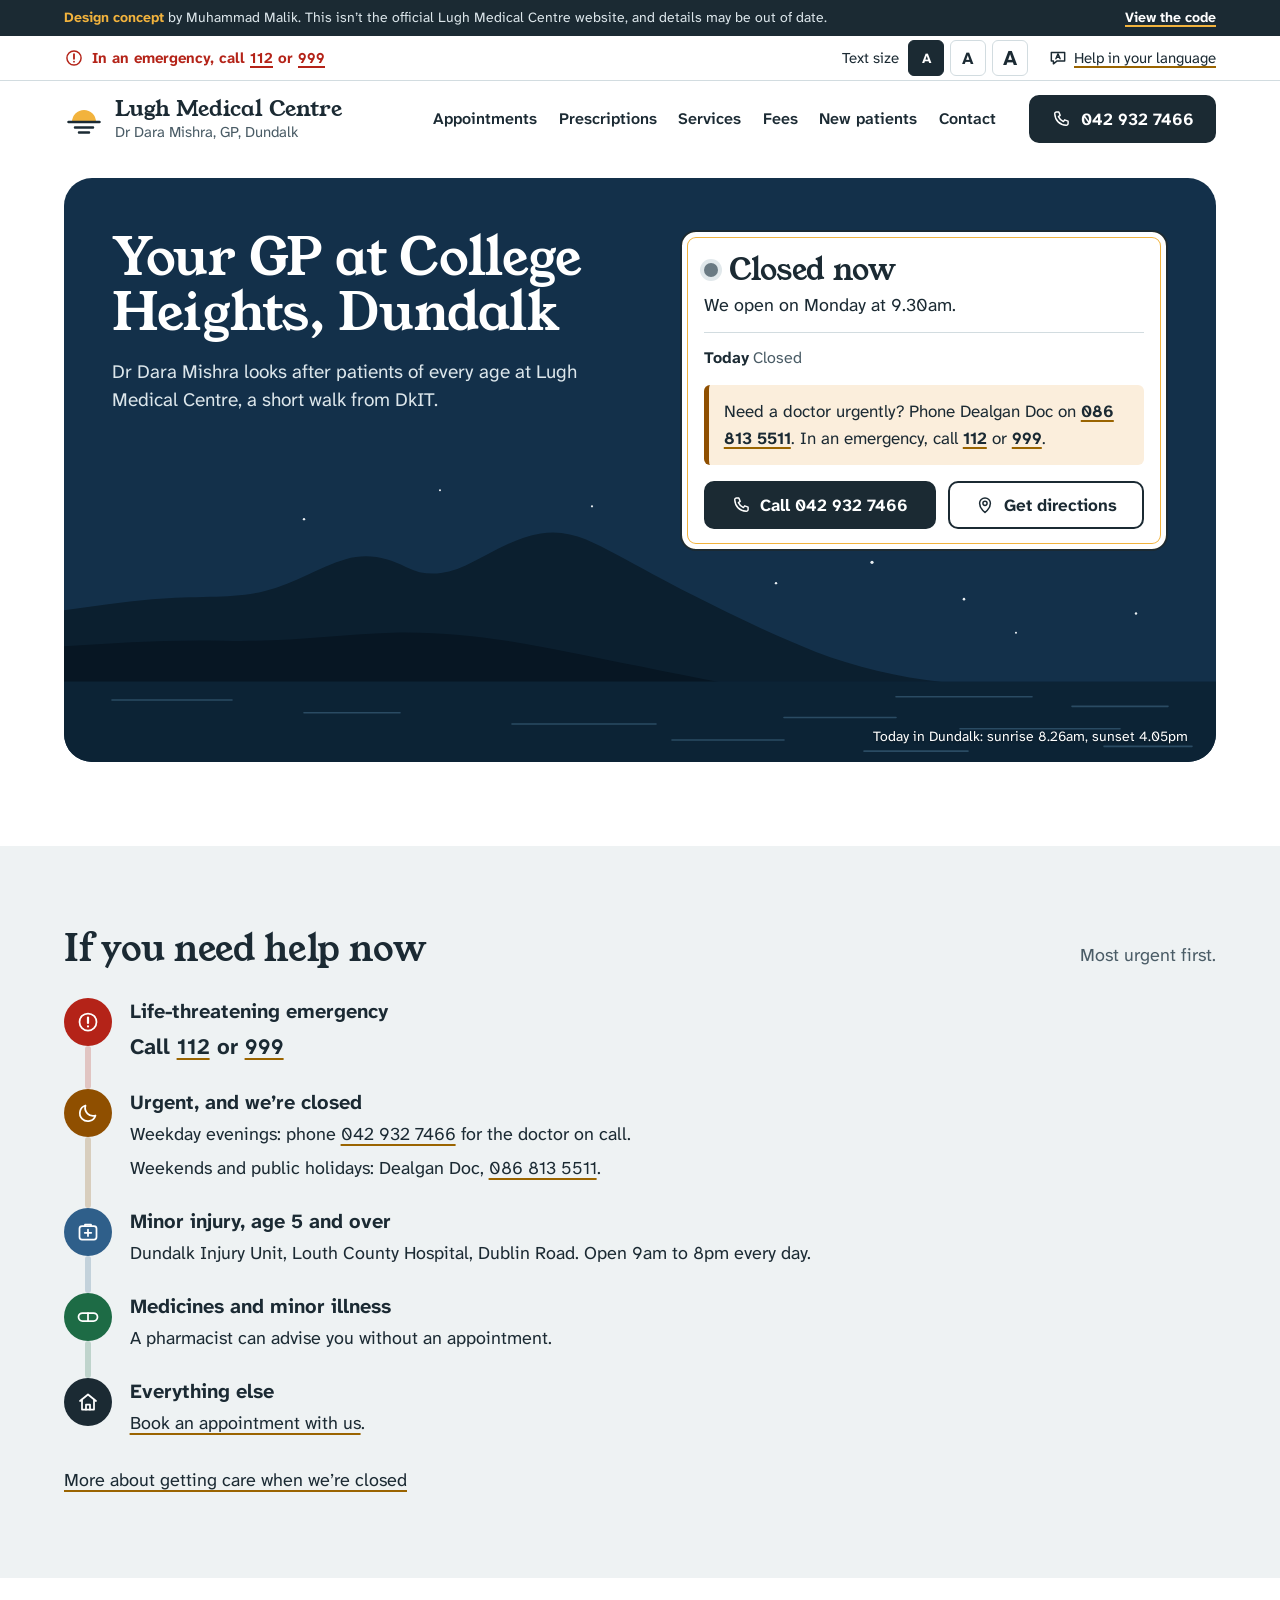
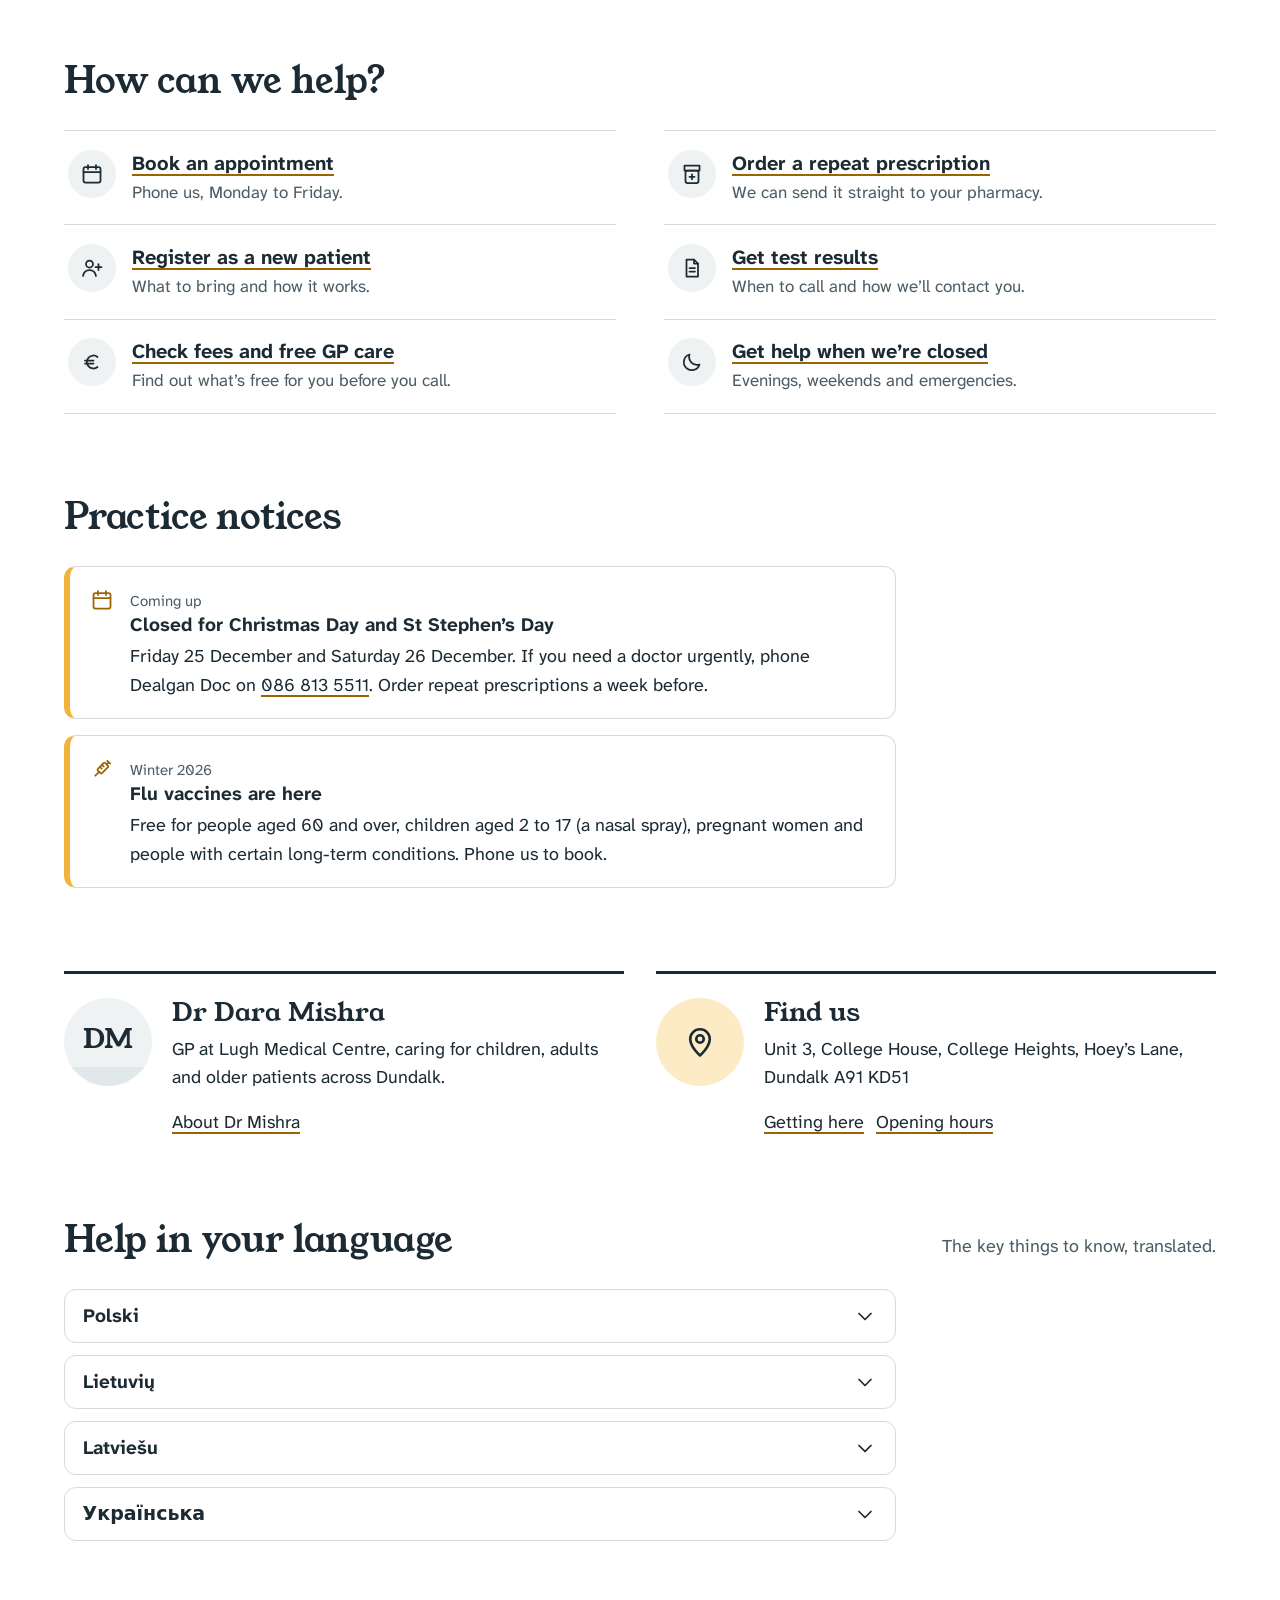
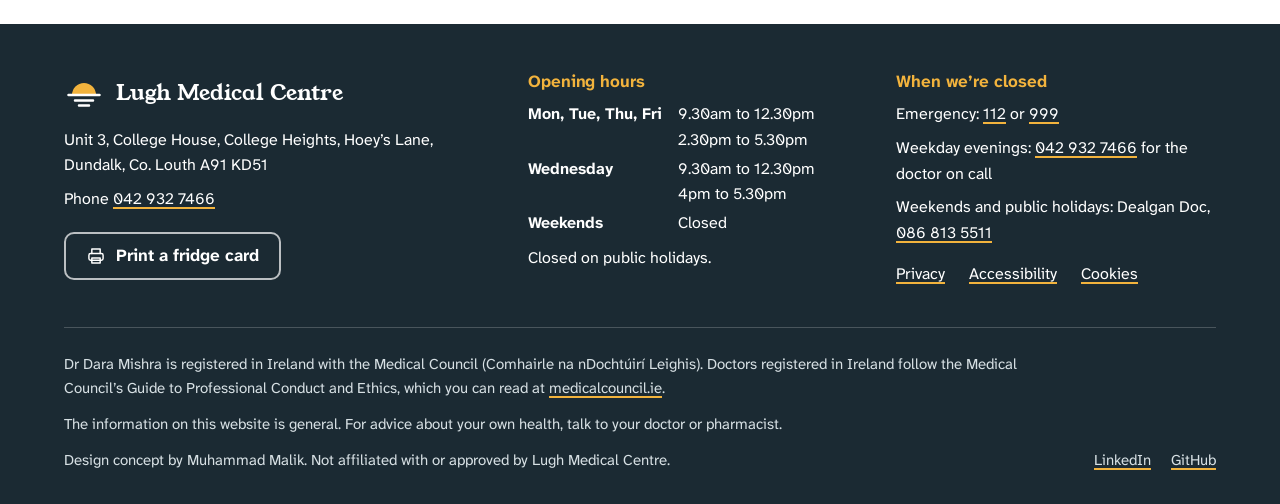
<file: index.html>
<!DOCTYPE html>
<html lang="en-IE" data-textsize="0">
<head>
<meta charset="utf-8">
<meta name="viewport" content="width=device-width, initial-scale=1, viewport-fit=cover">
<title>Lugh Medical Centre | Website concept by Muhammad Malik</title>
<!-- An unofficial design concept, so search engines are asked not to list it -->
<meta name="robots" content="noindex, nofollow">
<meta name="description" content="A website design concept for Lugh Medical Centre, a GP practice in Dundalk, by Muhammad Malik.">
<meta name="author" content="Muhammad Malik">
<meta name="theme-color" content="#1B2A33">
<meta name="color-scheme" content="light">
<meta name="format-detection" content="telephone=no">

<meta property="og:type" content="website">
<meta property="og:url" content="https://malikom12.github.io/lugh-preview/">
<meta property="og:title" content="Lugh Medical Centre: website concept">
<meta property="og:description" content="A GP practice website for Dundalk: live opening status, out-of-hours help, a free GP care checker and key information in four languages. Design concept by Muhammad Malik.">
<meta property="og:image" content="https://malikom12.github.io/lugh-preview/assets/img/og-image.png">
<meta property="og:image:width" content="1200">
<meta property="og:image:height" content="630">
<meta property="og:image:alt" content="Lugh Medical Centre website concept, with the sun over Dundalk Bay">
<meta name="twitter:card" content="summary_large_image">

<link rel="icon" href="assets/img/favicon.svg" type="image/svg+xml">
<link rel="icon" href="assets/img/favicon-32.png" sizes="32x32" type="image/png">
<link rel="apple-touch-icon" href="assets/img/apple-touch-icon.png">

<link rel="preload" href="assets/fonts/atkinson-hyperlegible-next-latin.woff2" as="font" type="font/woff2" crossorigin>
<link rel="preload" href="assets/fonts/young-serif-latin.woff2" as="font" type="font/woff2" crossorigin>
<link rel="stylesheet" href="assets/css/site.css">
<script>document.documentElement.classList.add('js');try{var t=localStorage.getItem('lugh-textsize');if(t)document.documentElement.dataset.textsize=t;}catch(e){}</script>
<script src="assets/js/site.js" defer onerror="document.documentElement.classList.remove('js')"></script>
</head>
<body>

<!-- Icon sprite -->
<svg width="0" height="0" style="position:absolute" aria-hidden="true" focusable="false">
  <defs>
    <symbol id="i-phone" viewBox="0 0 24 24"><path d="M6.6 3.5h2.8l1.6 4.1-2.1 1.5a12.5 12.5 0 0 0 6 6l1.5-2.1 4.1 1.6v2.8a2.1 2.1 0 0 1-2.2 2.1C10.3 19.1 4.9 13.7 4.5 5.7a2.1 2.1 0 0 1 2.1-2.2z"/></symbol>
    <symbol id="i-calendar" viewBox="0 0 24 24"><rect x="3.5" y="5" width="17" height="15.5" rx="2"/><path d="M3.5 10h17M8 3v4M16 3v4"/></symbol>
    <symbol id="i-rx" viewBox="0 0 24 24"><rect x="5.5" y="8.5" width="13" height="12.5" rx="2"/><path d="M4.5 3.5h15v5h-15z"/><path d="M9.5 14.75h5M12 12.25v5"/></symbol>
    <symbol id="i-userplus" viewBox="0 0 24 24"><circle cx="9.5" cy="8" r="3.5"/><path d="M3 20c.6-3.6 3.3-6 6.5-6s5.9 2.4 6.5 6"/><path d="M18.5 8v6M15.5 11h6"/></symbol>
    <symbol id="i-doc" viewBox="0 0 24 24"><path d="M6.5 3.5H14l4 4v13H6.5z"/><path d="M14 3.5v4h4M9.5 12H15M9.5 15.5H15"/></symbol>
    <symbol id="i-euro" viewBox="0 0 24 24"><path d="M17.5 7a6.5 6.5 0 1 0 0 10"/><path d="M5 10.5h8.5M5 13.5h8.5"/></symbol>
    <symbol id="i-moon" viewBox="0 0 24 24"><path d="M19.5 14.5A8 8 0 0 1 9.5 4.5a8 8 0 1 0 10 10z"/></symbol>
    <symbol id="i-pin" viewBox="0 0 24 24"><path d="M12 21s-6.5-5.6-6.5-11a6.5 6.5 0 0 1 13 0c0 5.4-6.5 11-6.5 11z"/><circle cx="12" cy="10" r="2.5"/></symbol>
    <symbol id="i-clock" viewBox="0 0 24 24"><circle cx="12" cy="12" r="8.5"/><path d="M12 7.5V12l3 2"/></symbol>
    <symbol id="i-print" viewBox="0 0 24 24"><path d="M7 9V3.5h10V9"/><rect x="3.5" y="9" width="17" height="8" rx="2"/><path d="M7 14.5h10v6H7z"/></symbol>
    <symbol id="i-card" viewBox="0 0 24 24"><rect x="3" y="5" width="18" height="14" rx="2"/><circle cx="9" cy="11" r="2.2"/><path d="M5.8 16c.5-1.6 1.7-2.5 3.2-2.5s2.7.9 3.2 2.5M14.5 10h4M14.5 13.5h4"/></symbol>
    <symbol id="i-lang" viewBox="0 0 24 24"><path d="M4 5.5h16v10h-9l-4.5 3.5v-3.5H4z"/><path d="M9.5 13 12 7l2.5 6M10.4 11h3.2"/></symbol>
    <symbol id="i-menu" viewBox="0 0 24 24"><path d="M4 7h16M4 12h16M4 17h16"/></symbol>
    <symbol id="i-close" viewBox="0 0 24 24"><path d="M6 6l12 12M18 6 6 18"/></symbol>
    <symbol id="i-chevron" viewBox="0 0 24 24"><path d="M6 9.5l6 6 6-6"/></symbol>
    <symbol id="i-plaster" viewBox="0 0 24 24"><rect x="3.5" y="6" width="17" height="13.5" rx="2.5"/><path d="M9 6V4.5h6V6M12 9.5v6.5M8.75 12.75h6.5"/></symbol>
    <symbol id="i-capsule" viewBox="0 0 24 24"><rect x="2.5" y="8" width="19" height="8" rx="4"/><path d="M12 8v8"/></symbol>
    <symbol id="i-house" viewBox="0 0 24 24"><path d="M4 11l8-6.5 8 6.5"/><path d="M6 9.5v10h12v-10"/><path d="M10 19.5v-5h4v5"/></symbol>
    <symbol id="i-alert" viewBox="0 0 24 24"><circle cx="12" cy="12" r="8.5"/><path d="M12 7.5V13M12 16.4h.01" stroke-width="2.2"/></symbol>
    <symbol id="i-heart" viewBox="0 0 24 24"><path d="M12 19.5s-7.5-4.4-7.5-9.6A4.1 4.1 0 0 1 12 7.6a4.1 4.1 0 0 1 7.5 2.3c0 5.2-7.5 9.6-7.5 9.6z"/></symbol>
    <symbol id="i-syringe" viewBox="0 0 24 24"><g transform="rotate(45 12 12)"><rect x="9" y="5.5" width="6" height="10.5" rx="1"/><path d="M12 5.5V2.5M10 2.5h4M12 16v5.5M9 9h2.5M9 12h2.5"/></g></symbol>
    <symbol id="i-info" viewBox="0 0 24 24"><circle cx="12" cy="12" r="8.5"/><path d="M12 11v5.5M12 7.6h.01" stroke-width="2.2"/></symbol>
    <symbol id="sunmark" viewBox="0 0 40 40"><path d="M8 23a12 12 0 0 1 24 0z" fill="#F2B33D" stroke="none"/><path d="M4.5 23h31M11 28.5h18M15 33.5h10" fill="none" stroke="currentColor" stroke-width="2.5" stroke-linecap="round"/></symbol>
  </defs>
</svg>

<a class="skip-link" href="#main">Skip to main content</a>

<!-- Header -->
<header class="site-header">
  <div class="concept-note no-print">
    <div class="wrap concept-note__inner">
      <p><span class="concept-note__long"><strong>Design concept</strong> by Muhammad Malik. This isn’t the official Lugh Medical Centre website, and details may be out of date.</span><span class="concept-note__short"><strong>Concept</strong> by Muhammad Malik. Not the official website.</span></p>
      <a class="concept-note__link" href="https://github.com/Malikom12/lugh-preview" rel="noopener" target="_blank">View the code<span class="sr-only"> (opens in a new tab)</span></a>
    </div>
  </div>
  <div class="utility no-print">
    <div class="wrap utility__inner">
      <p class="utility__emergency"><svg class="i i--sm" aria-hidden="true"><use href="#i-alert"/></svg><span>In an emergency, call <a href="tel:112">112</a> or <a href="tel:999">999</a></span></p>
      <div class="utility__tools">
        <div class="textsize" role="group" aria-labelledby="ts-label">
          <span class="textsize__label" id="ts-label">Text size</span>
          <button type="button" data-textsize="0" aria-pressed="true" aria-label="Standard text">A</button>
          <button type="button" data-textsize="1" aria-pressed="false" aria-label="Larger text">A</button>
          <button type="button" data-textsize="2" aria-pressed="false" aria-label="Largest text">A</button>
        </div>
        <a class="utility__lang" href="#languages"><svg class="i i--sm" aria-hidden="true"><use href="#i-lang"/></svg>Help in your language</a>
      </div>
    </div>
  </div>

  <div class="masthead" id="masthead">
    <div class="wrap masthead__inner">
      <a class="brand" href="#home">
        <svg class="brand__mark" aria-hidden="true"><use href="#sunmark"/></svg>
        <span>
          <span class="brand__name">Lugh Medical Centre</span>
          <span class="brand__sub">Dr Dara Mishra, GP, Dundalk</span>
        </span>
      </a>
      <nav class="nav" aria-label="Main">
        <ul>
          <li><a href="#appointments">Appointments</a></li>
          <li><a href="#prescriptions">Prescriptions</a></li>
          <li><a href="#services">Services</a></li>
          <li><a href="#fees">Fees</a></li>
          <li><a href="#register">New patients</a></li>
          <li><a href="#contact">Contact</a></li>
        </ul>
      </nav>
      <a class="btn btn--primary masthead__call" href="tel:+353429327466"><svg class="i i--sm" aria-hidden="true"><use href="#i-phone"/></svg>042 932 7466</a>
      <button class="menu-btn" type="button" id="menu-btn" aria-expanded="false" aria-controls="menu-panel"><svg class="i" aria-hidden="true"><use href="#i-menu"/></svg>Menu</button>
    </div>
    <div class="menu-panel" id="menu-panel" hidden>
      <div class="wrap">
        <nav aria-label="Main (mobile)">
          <ul>
            <li><a class="menu-link" href="#home">Home</a></li>
            <li><a class="menu-link" href="#appointments">Appointments</a></li>
            <li><a class="menu-link" href="#prescriptions">Prescriptions</a></li>
            <li><a class="menu-link" href="#services">Services</a></li>
            <li><a class="menu-link" href="#fees">Fees and free GP care</a></li>
            <li><a class="menu-link" href="#register">New patients</a></li>
            <li><a class="menu-link" href="#closed">When we’re closed</a></li>
            <li><a class="menu-link" href="#contact">Contact and opening hours</a></li>
          </ul>
        </nav>
        <div class="menu-panel__tools">
          <div class="textsize" role="group" aria-labelledby="ts-label-m">
            <span class="textsize__label" id="ts-label-m">Text size</span>
            <button type="button" data-textsize="0" aria-pressed="true" aria-label="Standard text">A</button>
            <button type="button" data-textsize="1" aria-pressed="false" aria-label="Larger text">A</button>
            <button type="button" data-textsize="2" aria-pressed="false" aria-label="Largest text">A</button>
          </div>
          <a class="utility__lang" href="#languages"><svg class="i i--sm" aria-hidden="true"><use href="#i-lang"/></svg>Help in your language</a>
        </div>
      </div>
    </div>
  </div>
</header>

<main id="main" tabindex="-1">

<!-- Home -->
<div class="page is-active" id="home" data-title="Lugh Medical Centre | Website concept by Muhammad Malik">
  <section class="hero" aria-labelledby="home-title">
    <div class="wrap">
      <div class="window" id="window" data-phase="day">
        <div class="scene-wrap" aria-hidden="true">
          <!-- Looking east from Dundalk: the Cooley Mountains to the left, open bay to the right -->
          <svg class="scene" id="scene" viewBox="0 0 1440 400" preserveAspectRatio="xMidYMax meet" focusable="false">
            <g>
              <circle class="star" cx="1010" cy="150" r="2"/><circle class="star" cx="1125" cy="196" r="1.6"/>
              <circle class="star" cx="1250" cy="128" r="1.8"/><circle class="star" cx="890" cy="176" r="1.5"/>
              <circle class="star" cx="780" cy="116" r="1.7"/><circle class="star" cx="1340" cy="214" r="1.5"/>
              <circle class="star" cx="660" cy="80" r="1.4"/><circle class="star" cx="1190" cy="238" r="1.3"/>
              <circle class="star" cx="300" cy="96" r="1.5"/><circle class="star" cx="470" cy="60" r="1.3"/>
            </g>
            <defs><radialGradient id="halo"><stop class="halo-a" offset="0"/><stop class="halo-b" offset="1"/></radialGradient></defs>
            <g class="sun-g" id="sun-g" transform="translate(1100 420)"><circle class="sun-halo" id="sun-halo" r="92" fill="url(#halo)"/><circle class="sun" id="sun" r="34"/></g>
            <path class="ridge-far" d="M-40 300 L-40 214 C10 210 60 200 110 196 C170 191 210 196 250 186 C290 176 318 156 352 146 C380 138 404 144 428 156 C452 168 476 166 502 154 C534 139 560 120 596 114 C632 108 660 124 690 140 C722 157 748 172 784 190 C832 214 884 240 940 262 C990 281 1040 293 1100 300 Z"/>
            <path class="ridge-near" d="M-40 300 L-40 258 C40 252 120 246 200 248 C280 250 340 240 410 238 C490 236 560 248 630 262 C690 274 750 286 820 300 Z"/>
            <rect class="sea" x="-2000" y="299" width="5440" height="400"/>
            <path class="sea-line" d="M1040 318h170M1260 330h120M900 344h140M1120 358h200M60 322h150M300 338h120M560 352h180M760 372h140M1000 386h130M1300 380h110"/>
            <g id="glint" opacity="0"><path class="glint" d="M-46 314h92M-30 328h60M-15 342h30"/></g>
          </svg>
          <p class="scene__caption" id="scene-caption"></p>
        </div>
        <h1 class="display hero__title" id="home-title">Your GP at College Heights, Dundalk</h1>
        <p class="hero__lead">Dr Dara Mishra looks after patients of every age at Lugh Medical Centre, a short walk from DkIT.</p>

        <div class="hero__plate">
          <div class="plate" id="status-plate" role="group" aria-labelledby="plate-headline">
            <p class="plate__status"><span class="dot" id="plate-dot" aria-hidden="true"></span><span class="plate__headline" id="plate-headline">Opening hours</span></p>
            <p class="plate__detail" id="plate-detail">Phone 042 932 7466 to check when we’re open.</p>
            <p class="plate__today" id="plate-today"></p>
            <div class="plate__urgent" id="plate-urgent" hidden></div>
            <div class="btn-row plate__actions">
              <a class="btn btn--primary" href="tel:+353429327466"><svg class="i i--sm" aria-hidden="true"><use href="#i-phone"/></svg>Call 042 932 7466</a>
              <a class="btn btn--secondary" href="https://www.google.com/maps/search/?api=1&amp;query=Lugh%20Medical%20Centre%2C%20College%20Heights%2C%20Dundalk%20A91%20KD51" rel="noopener" target="_blank"><svg class="i i--sm" aria-hidden="true"><use href="#i-pin"/></svg>Get directions<span class="sr-only"> (opens Google Maps)</span></a>
            </div>
          </div>
        </div>
      </div>
    </div>
  </section>

  <div id="home-flow">
    <section class="section" id="home-tasks" aria-labelledby="tasks-title">
      <div class="wrap">
        <div class="section__head"><h2 id="tasks-title">How can we help?</h2></div>
        <ul class="tasks" role="list">
          <li><a class="task" href="#appointments"><span class="task__icon"><svg class="i" aria-hidden="true"><use href="#i-calendar"/></svg></span><span><span class="task__title">Book an appointment</span><span class="task__desc">Phone us, Monday to Friday.</span></span></a></li>
          <li><a class="task" href="#prescriptions"><span class="task__icon"><svg class="i" aria-hidden="true"><use href="#i-rx"/></svg></span><span><span class="task__title">Order a repeat prescription</span><span class="task__desc">We can send it straight to your pharmacy.</span></span></a></li>
          <li><a class="task" href="#register"><span class="task__icon"><svg class="i" aria-hidden="true"><use href="#i-userplus"/></svg></span><span><span class="task__title">Register as a new patient</span><span class="task__desc">What to bring and how it works.</span></span></a></li>
          <li><a class="task" href="#results"><span class="task__icon"><svg class="i" aria-hidden="true"><use href="#i-doc"/></svg></span><span><span class="task__title">Get test results</span><span class="task__desc">When to call and how we’ll contact you.</span></span></a></li>
          <li><a class="task" href="#fees"><span class="task__icon"><svg class="i" aria-hidden="true"><use href="#i-euro"/></svg></span><span><span class="task__title">Check fees and free GP care</span><span class="task__desc">Find out what’s free for you before you call.</span></span></a></li>
          <li><a class="task" href="#closed"><span class="task__icon"><svg class="i" aria-hidden="true"><use href="#i-moon"/></svg></span><span><span class="task__title">Get help when we’re closed</span><span class="task__desc">Evenings, weekends and emergencies.</span></span></a></li>
        </ul>
      </div>
    </section>

    <section class="section section--fog" id="home-help" aria-labelledby="help-title">
      <div class="wrap">
        <div class="section__head">
          <h2 id="help-title">If you need help now</h2>
          <p class="muted">Most urgent first.</p>
        </div>
        <ol class="ladder" role="list">
          <li class="rung rung--emergency">
            <div class="rung__marker" aria-hidden="true"><svg class="i"><use href="#i-alert"/></svg></div>
            <div class="rung__body">
              <h3 class="rung__title">Life-threatening emergency</h3>
              <p class="rung__big">Call <a href="tel:112">112</a> or <a href="tel:999">999</a></p>
            </div>
          </li>
          <li class="rung rung--closed">
            <div class="rung__marker" aria-hidden="true"><svg class="i"><use href="#i-moon"/></svg></div>
            <div class="rung__body">
              <h3 class="rung__title">Urgent, and we’re closed</h3>
              <p>Weekday evenings: phone <a href="tel:+353429327466">042 932 7466</a> for the doctor on call.</p>
              <p>Weekends and public holidays: Dealgan Doc, <a href="tel:+353868135511">086 813 5511</a>.</p>
            </div>
          </li>
          <li class="rung rung--injury">
            <div class="rung__marker" aria-hidden="true"><svg class="i"><use href="#i-plaster"/></svg></div>
            <div class="rung__body">
              <h3 class="rung__title">Minor injury, age 5 and over</h3>
              <p>Dundalk Injury Unit, Louth County Hospital, Dublin Road. Open 9am to 8pm every day.</p>
            </div>
          </li>
          <li class="rung rung--pharmacy">
            <div class="rung__marker" aria-hidden="true"><svg class="i"><use href="#i-capsule"/></svg></div>
            <div class="rung__body">
              <h3 class="rung__title">Medicines and minor illness</h3>
              <p>A pharmacist can advise you without an appointment.</p>
            </div>
          </li>
          <li class="rung rung--us">
            <div class="rung__marker" aria-hidden="true"><svg class="i"><use href="#i-house"/></svg></div>
            <div class="rung__body">
              <h3 class="rung__title">Everything else</h3>
              <p><a href="#appointments">Book an appointment with us</a>.</p>
            </div>
          </li>
        </ol>
        <p style="margin-top:1.75rem"><a href="#closed">More about getting care when we’re closed</a></p>
      </div>
    </section>
  </div>

  <section class="section" aria-labelledby="notices-title">
    <div class="wrap">
      <div class="section__head"><h2 id="notices-title">Practice notices</h2></div>
      <ul class="notices" id="notices" role="list">
        <li class="notice">
          <svg class="i" aria-hidden="true"><use href="#i-syringe"/></svg>
          <div>
            <p class="notice__when">Winter 2026</p>
            <h3>Flu vaccines are here</h3>
            <p>Free for people aged 60 and over, children aged 2 to 17 (a nasal spray), pregnant women and people with certain long-term conditions. Phone us to book.</p>
          </div>
        </li>
      </ul>
    </div>
  </section>

  <section class="section" aria-label="About the practice">
    <div class="wrap duo">
      <div class="duo__item">
        <div class="monogram" aria-hidden="true"><span>DM</span></div>
        <div>
          <h3>Dr Dara Mishra</h3>
          <p>GP at Lugh Medical Centre, caring for children, adults and older patients across Dundalk.</p>
          <div class="btn-row"><a href="#about">About Dr Mishra</a></div>
        </div>
      </div>
      <div class="duo__item">
        <div class="pin-icon" aria-hidden="true"><svg class="i"><use href="#i-pin"/></svg></div>
        <div>
          <h3>Find us</h3>
          <p>Unit 3, College House, College Heights, Hoey’s Lane, Dundalk <span class="nowrap">A91 KD51</span></p>
          <div class="btn-row"><a href="#getting-here">Getting here</a><a href="#hours">Opening hours</a></div>
        </div>
      </div>
    </div>
  </section>

  <section class="section" id="languages" aria-labelledby="lang-title">
    <div class="wrap">
      <div class="section__head">
        <h2 id="lang-title">Help in your language</h2>
        <p class="muted">The key things to know, translated.</p>
      </div>
      <div class="langs">
        <details class="lang" lang="pl">
          <summary>Polski <svg class="i" aria-hidden="true"><use href="#i-chevron"/></svg></summary>
          <div class="lang__body">
            <p>Aby umówić wizytę, zadzwoń pod numer <a href="tel:+353429327466">042 932 7466</a> (od poniedziałku do piątku).</p>
            <p>Gdy przychodnia jest zamknięta: w dni robocze wieczorem zadzwoń pod 042 932 7466 – nagranie poda numer dyżurującego lekarza. W weekendy i święta dzwoń do Dealgan Doc: <a href="tel:+353868135511">086 813 5511</a>.</p>
            <p><strong>W nagłym wypadku dzwoń pod <a href="tel:112">112</a> lub <a href="tel:999">999</a>.</strong></p>
            <p>Jeśli potrzebujesz pomocy z językiem angielskim, powiedz nam o tym przy umawianiu wizyty.</p>
          </div>
        </details>
        <details class="lang" lang="lt">
          <summary>Lietuvių <svg class="i" aria-hidden="true"><use href="#i-chevron"/></svg></summary>
          <div class="lang__body">
            <p>Norėdami užsiregistruoti vizitui, skambinkite <a href="tel:+353429327466">042 932 7466</a> (pirmadieniais–penktadieniais).</p>
            <p>Kai klinika uždaryta: darbo dienų vakarais skambinkite 042 932 7466 – įraše išgirsite budinčio gydytojo numerį. Savaitgaliais ir švenčių dienomis skambinkite Dealgan Doc: <a href="tel:+353868135511">086 813 5511</a>.</p>
            <p><strong>Skubiu atveju skambinkite <a href="tel:112">112</a> arba <a href="tel:999">999</a>.</strong></p>
            <p>Jei reikia pagalbos su anglų kalba, pasakykite mums, kai registruojatės.</p>
          </div>
        </details>
        <details class="lang" lang="lv">
          <summary>Latviešu <svg class="i" aria-hidden="true"><use href="#i-chevron"/></svg></summary>
          <div class="lang__body">
            <p>Lai pierakstītos uz vizīti, zvaniet <a href="tel:+353429327466">042 932 7466</a> (no pirmdienas līdz piektdienai).</p>
            <p>Kad klīnika ir slēgta: darbdienu vakaros zvaniet 042 932 7466 – ierakstā dzirdēsiet dežūrārsta numuru. Nedēļas nogalēs un svētku dienās zvaniet Dealgan Doc: <a href="tel:+353868135511">086 813 5511</a>.</p>
            <p><strong>Ārkārtas gadījumā zvaniet <a href="tel:112">112</a> vai <a href="tel:999">999</a>.</strong></p>
            <p>Ja jums nepieciešama palīdzība ar angļu valodu, pasakiet to, kad pierakstāties.</p>
          </div>
        </details>
        <details class="lang" lang="uk">
          <summary>Українська <svg class="i" aria-hidden="true"><use href="#i-chevron"/></svg></summary>
          <div class="lang__body">
            <p>Щоб записатися на прийом, телефонуйте <a href="tel:+353429327466">042 932 7466</a> (з понеділка по п’ятницю).</p>
            <p>Коли клініка зачинена: у будні ввечері телефонуйте 042 932 7466 – у записаному повідомленні буде номер чергового лікаря. У вихідні та святкові дні телефонуйте Dealgan Doc: <a href="tel:+353868135511">086 813 5511</a>.</p>
            <p><strong>У надзвичайній ситуації телефонуйте <a href="tel:112">112</a> або <a href="tel:999">999</a>.</strong></p>
            <p>Якщо вам потрібна допомога з англійською мовою, скажіть нам про це під час запису.</p>
          </div>
        </details>
      </div>
    </div>
  </section>
</div>

<!-- Appointments -->
<div class="page" id="appointments" data-title="Appointments | Lugh Medical Centre">
  <header class="page-head"><div class="wrap">
    <nav class="crumbs" aria-label="Breadcrumb"><a href="#home">Home</a></nav>
    <h1 tabindex="-1">Appointments</h1>
    <p class="lead">Phone <a href="tel:+353429327466">042 932 7466</a> to book. If it’s urgent, tell us when you call.</p>
  </div></header>
  <div class="page-body"><div class="wrap page-grid">
    <div class="page-main">
      <section aria-labelledby="ap-phone" class="prose">
        <h2 id="ap-phone">Book by phone</h2>
        <p>Our phone lines are open during surgery hours, Monday to Friday. Mornings are busiest, so if your call isn’t urgent, try after 11am.</p>
      </section>

      <section aria-labelledby="ap-tips" class="prose">
        <h2 id="ap-tips">Getting the most from your appointment</h2>
        <ul>
          <li>Bring a list of the medicines you take, or bring the boxes.</li>
          <li>If you have more than one thing to discuss, tell us when you book so we can give you enough time.</li>
          <li>Need help with English? Tell us when you book.</li>
          <li>If you can’t come, please phone to cancel so someone else can have your appointment.</li>
        </ul>
      </section>

      <section id="results" aria-labelledby="ap-results" class="prose" tabindex="-1">
        <h2 id="ap-results">Test results</h2>
        <p>Most blood test results are back within a week. If Dr Mishra needs to see you about a result, we’ll contact you. Otherwise, phone us in the afternoon for your result.</p>
      </section>

      <section aria-labelledby="ap-visits" class="prose">
        <h2 id="ap-visits">Home visits</h2>
        <p>If you’re too unwell to come to the surgery, phone before 10.30am. Dr Mishra will decide whether a home visit is needed.</p>
      </section>

      <section aria-labelledby="ap-forms" class="prose">
        <h2 id="ap-forms">Certificates, forms and reports</h2>
        <p>Ask at reception for medical certificates, insurance forms and reports. Some of these have a fee, listed on our <a href="#fees">fees page</a>.</p>
      </section>
    </div>
    <aside class="aside-card" aria-label="Contact the practice">
      <h2>Call to book</h2>
      <p class="mini-status" data-mini-status><span class="dot" aria-hidden="true"></span><span>Opening hours</span></p>
      <a class="btn btn--primary" href="tel:+353429327466"><svg class="i i--sm" aria-hidden="true"><use href="#i-phone"/></svg>Call 042 932 7466</a>
      <p class="small"><a href="#hours">Full opening hours</a></p>
      <p class="small"><a href="#closed">Help when we’re closed</a></p>
    </aside>
  </div></div>
</div>

<!-- Prescriptions -->
<div class="page" id="prescriptions" data-title="Prescriptions | Lugh Medical Centre">
  <header class="page-head"><div class="wrap">
    <nav class="crumbs" aria-label="Breadcrumb"><a href="#home">Home</a></nav>
    <h1 tabindex="-1">Prescriptions</h1>
    <p class="lead">Order the medicines on your repeat list without an appointment. We’ll send the prescription to your pharmacy.</p>
  </div></header>
  <div class="page-body"><div class="wrap page-grid">
    <div class="page-main">
      <section aria-labelledby="rx-how">
        <h2 id="rx-how">How repeat prescriptions work</h2>
        <ol class="steps">
          <li><div><h3>Ask for your repeat medicines</h3><p>Phone us, or use the request form below.</p></div></li>
          <li><div><h3>Dr Mishra checks your request</h3><p>She’ll review your medicines and let us know if she needs to see you first.</p></div></li>
          <li><div><h3>We send it to your pharmacy</h3><p>Prescriptions go by Healthmail, the HSE’s secure email for doctors and pharmacies, so there’s nothing to collect.</p></div></li>
          <li><div><h3>Your pharmacy gets it ready</h3><p>Check with your pharmacy before you call in.</p></div></li>
        </ol>
        <p class="callout callout--gold" style="margin-top:1.5rem"><strong>Please allow 2 working days.</strong> Order a week before you run out, especially before public holidays.</p>
        <p style="margin-top:1.5rem"><button type="button" class="btn btn--primary" data-open="dlg-rx"><svg class="i i--sm" aria-hidden="true"><use href="#i-rx"/></svg>Request a repeat prescription</button></p>
      </section>

      <section aria-labelledby="rx-appt" class="prose">
        <h2 id="rx-appt">When you’ll need an appointment</h2>
        <ul>
          <li>A new medicine, or a change to the dose of one you take.</li>
          <li>Your medication review. We’ll ask to see you at least once a year if you take regular medicines.</li>
        </ul>
      </section>

      <section aria-labelledby="rx-free" class="prose">
        <h2 id="rx-free">Free contraception</h2>
        <p>If you’re aged 17 to 35, your contraception appointments and prescriptions are free under the HSE Free Contraception Scheme. You don’t need a medical card.</p>
      </section>
    </div>
    <aside class="aside-card" aria-label="Contact the practice">
      <h2>Questions about your medicines?</h2>
      <p class="mini-status" data-mini-status><span class="dot" aria-hidden="true"></span><span>Opening hours</span></p>
      <a class="btn btn--primary" href="tel:+353429327466"><svg class="i i--sm" aria-hidden="true"><use href="#i-phone"/></svg>Call 042 932 7466</a>
      <p class="small">For medicine advice outside our hours, ask a pharmacist.</p>
    </aside>
  </div></div>
</div>

<!-- Services -->
<div class="page" id="services" data-title="Services | Lugh Medical Centre">
  <header class="page-head"><div class="wrap">
    <nav class="crumbs" aria-label="Breadcrumb"><a href="#home">Home</a></nav>
    <h1 tabindex="-1">Services</h1>
    <p class="lead">General practice covers most of your health needs, at every age. Here’s what we offer at Lugh Medical Centre.</p>
  </div></header>
  <div class="page-body"><div class="wrap svc-groups">
    <section class="svc-group" aria-labelledby="svc-everyday">
      <div><h2 id="svc-everyday">Everyday care</h2><p class="who">For everyone</p></div>
      <ul class="svc-list" role="list">
        <li><strong>Illness and injury</strong><span>Assessment and treatment for adults and children.</span></li>
        <li><strong>Check-ups</strong><span>Blood pressure, blood tests and general health checks.</span></li>
        <li><strong>Referrals</strong><span>To hospital specialists, physiotherapy and other community services.</span></li>
        <li><strong>Certificates and reports</strong><span>Sick certs, insurance forms and medical reports.</span></li>
      </ul>
    </section>
    <section class="svc-group" aria-labelledby="svc-children">
      <div><h2 id="svc-children">Children and families</h2><p class="who">Free for children under 8</p></div>
      <ul class="svc-list" role="list">
        <li><strong>Childhood vaccines</strong><span>On the HSE schedule, from 2 months old.</span></li>
        <li><strong>Development checks</strong><span>At ages 2 and 5, included with the under-8s GP visit card.</span></li>
        <li><strong>Asthma care for under-8s</strong><span>Regular reviews, included with the under-8s GP visit card.</span></li>
        <li><strong>Childhood illness</strong><span>Coughs, rashes, fevers and earaches.</span></li>
      </ul>
    </section>
    <section class="svc-group" aria-labelledby="svc-women">
      <div><h2 id="svc-women">Women’s health</h2><p class="who">Including pregnancy</p></div>
      <ul class="svc-list" role="list">
        <li><strong>Pregnancy care</strong><span>Shared with your maternity unit, free under the HSE Maternity and Infant Care Scheme.</span></li>
        <li><strong>Contraception</strong><span>Free if you’re aged 17 to 35.</span></li>
        <li><strong>Cervical screening</strong><span>Free with CervicalCheck for ages 25 to 65.</span></li>
        <li><strong>Menopause</strong><span>Support with symptoms and treatment options.</span></li>
      </ul>
    </section>
    <section class="svc-group" aria-labelledby="svc-chronic">
      <div><h2 id="svc-chronic">Long-term conditions</h2><p class="who">Regular, planned care</p></div>
      <ul class="svc-list" role="list">
        <li><strong>Diabetes, asthma, COPD and heart conditions</strong><span>Planned reviews, free for eligible medical card and GP visit card holders under the HSE Chronic Disease Management Programme.</span></li>
        <li><strong>Medication reviews</strong><span>Making sure your medicines still suit you.</span></li>
      </ul>
    </section>
    <section class="svc-group" aria-labelledby="svc-bone">
      <div><h2 id="svc-bone">Bone health</h2><p class="who">Including DEXA scans</p></div>
      <ul class="svc-list" role="list">
        <li><strong>DEXA bone density scans</strong><span>In the Dexascan &amp; Bone Health Unit at the centre, to check for osteoporosis.</span></li>
        <li><strong>Osteoporosis care</strong><span>Treatment and follow-up if your bones need protecting.</span></li>
      </ul>
    </section>
    <section class="svc-group" aria-labelledby="svc-mind">
      <div><h2 id="svc-mind">Mental health</h2><p class="who">For adults and young people</p></div>
      <ul class="svc-list" role="list">
        <li><strong>Someone to talk to</strong><span>About anxiety, low mood, stress or sleep.</span></li>
        <li><strong>Treatment and referral</strong><span>Medicine when it helps, and referral to counselling, including the free HSE Counselling in Primary Care service for medical card holders.</span></li>
      </ul>
    </section>
    <section class="svc-group" aria-labelledby="svc-vacc">
      <div><h2 id="svc-vacc">Vaccines and travel</h2><p class="who">Seasonal and travel</p></div>
      <ul class="svc-list" role="list">
        <li><strong>Flu and other winter vaccines</strong><span>Free for groups the HSE recommends, including everyone aged 60 and over.</span></li>
        <li><strong>Travel health</strong><span>Vaccines and advice. Book 6 to 8 weeks before you travel.</span></li>
      </ul>
    </section>
    <section class="svc-group" aria-labelledby="svc-proc">
      <div><h2 id="svc-proc">Minor procedures</h2><p class="who">At the surgery</p></div>
      <ul class="svc-list" role="list">
        <li><strong>Skin lesions</strong><span>Removal of moles, cysts and skin tags where suitable.</span></li>
        <li><strong>Joint injections</strong><span>For painful joints, such as shoulders and knees.</span></li>
      </ul>
    </section>
    <section class="svc-group" aria-labelledby="svc-med">
      <div><h2 id="svc-med">Medicals</h2><p class="who">Private, with a fee</p></div>
      <ul class="svc-list" role="list">
        <li><strong>Driving licence medical reports</strong><span>For the NDLS, including reports needed from age 70.</span></li>
        <li><strong>Work and insurance medicals</strong><span>Pre-employment, insurance and sports medicals.</span></li>
      </ul>
    </section>
  </div></div>
</div>

<!-- Fees -->
<div class="page" id="fees" data-title="Fees and free GP care | Lugh Medical Centre">
  <header class="page-head"><div class="wrap">
    <nav class="crumbs" aria-label="Breadcrumb"><a href="#home">Home</a></nav>
    <h1 tabindex="-1">Fees and free GP care</h1>
    <p class="lead">Many people can see a GP for free. Check what applies to you, and see which services have a private fee. We’ll always tell you the cost before any treatment.</p>
  </div></header>
  <div class="page-body"><div class="wrap page-main">
    <section class="checker" id="free-care" aria-labelledby="checker-title">
      <h2 id="checker-title">Check what’s free for you</h2>
      <p class="muted">Two questions. Nothing you enter leaves this page.</p>
      <form id="checker-form" novalidate>
        <div class="field" id="age-field">
          <label for="age">How old is the patient?</label>
          <span class="hint" id="age-hint">In years. For a baby under 1, enter 0.</span>
          <span class="error" id="age-error" hidden></span>
          <input type="number" id="age" name="age" class="w-xs" inputmode="numeric" min="0" max="120" aria-describedby="age-hint">
        </div>
        <fieldset class="field">
          <legend>Do they have a medical card or GP visit card?</legend>
          <div class="radios">
            <label class="radio"><input type="radio" name="card" value="medical"> Medical card</label>
            <label class="radio"><input type="radio" name="card" value="gpvisit"> GP visit card</label>
            <label class="radio"><input type="radio" name="card" value="none" checked> Neither</label>
            <label class="radio"><input type="radio" name="card" value="unsure"> Not sure</label>
          </div>
        </fieldset>
        <div><button class="btn btn--primary" type="submit">Show what’s free</button></div>
      </form>
      <div class="checker__result" id="checker-result" aria-live="polite"></div>
    </section>

    <section aria-labelledby="free-title">
      <h2 id="free-title">Free GP care</h2>
      <div class="table-wrap">
        <table>
          <thead><tr><th scope="col">Who</th><th scope="col">What’s free</th></tr></thead>
          <tbody>
            <tr><th scope="row">Medical card holders</th><td>GP visits. Prescription charges may apply at the pharmacy.</td></tr>
            <tr><th scope="row">GP visit card holders</th><td>GP visits. Medicines aren’t covered.</td></tr>
            <tr><th scope="row">Children under 8</th><td>With an under-8s GP visit card. No means test. <a href="https://www2.hse.ie/services/schemes-allowances/gp-visit-cards/" rel="noopener" target="_blank">Register at hse.ie<span class="sr-only"> (opens in a new tab)</span></a>.</td></tr>
            <tr><th scope="row">Everyone aged 70 or over</th><td>With a GP visit card, whatever your income.</td></tr>
            <tr><th scope="row">Contraception, ages 17 to 35</th><td>Appointments and prescriptions, under the Free Contraception Scheme.</td></tr>
            <tr><th scope="row">Pregnancy</th><td>Your pregnancy visits and your baby’s early checks, under the Maternity and Infant Care Scheme.</td></tr>
            <tr><th scope="row">Childhood vaccines</th><td>All vaccines on the HSE schedule.</td></tr>
            <tr><th scope="row">Flu vaccine</th><td>For groups the HSE recommends, including everyone aged 60 and over and children aged 2 to 17.</td></tr>
          </tbody>
        </table>
      </div>
      <p class="small" style="margin-top:0.9rem">Not sure if you qualify for a card? Income limits for GP visit cards went up in 2023. <a href="https://www2.hse.ie/services/schemes-allowances/medical-cards/" rel="noopener" target="_blank">Check at hse.ie<span class="sr-only"> (opens in a new tab)</span></a>.</p>
    </section>

    <section aria-labelledby="private-title">
      <h2 id="private-title">Private fees</h2>
      <p>These services have a fee:</p>
      <ul class="fee-list" role="list">
        <li>GP consultations, without a medical card or GP visit card</li>
        <li>Medical certificates</li>
        <li>Forms and reports</li>
        <li>Driving licence medical reports</li>
        <li>Minor procedures</li>
        <li>Travel consultations, with vaccines extra</li>
        <li>DEXA bone density scans</li>
      </ul>
      <p class="callout fee-call">Phone <a href="tel:+353429327466">042 932 7466</a> for our current prices.</p>
    </section>
  </div></div>
</div>

<!-- New patients -->
<div class="page" id="register" data-title="Register as a new patient | Lugh Medical Centre">
  <header class="page-head"><div class="wrap">
    <nav class="crumbs" aria-label="Breadcrumb"><a href="#home">Home</a></nav>
    <h1 tabindex="-1">Register as a new patient</h1>
    <p class="lead">Here’s how to join the practice, and what to bring with you.</p>
  </div></header>
  <div class="page-body"><div class="wrap page-grid">
    <div class="page-main">
      <section aria-labelledby="reg-how">
        <h2 id="reg-how">How to register</h2>
        <ol class="steps">
          <li><div><h3>Phone us first</h3><p>Our list is sometimes full. Phone <a href="tel:+353429327466">042 932 7466</a> and we’ll tell you straight away if we can take you.</p></div></li>
          <li><div><h3>Fill in a registration form</h3><p>Collect one at reception.</p></div></li>
          <li><div><h3>Bring your documents</h3><p>See the list below.</p></div></li>
          <li><div><h3>We’ll ask for your records</h3><p>With your permission, we’ll ask your previous GP to send your medical records to us.</p></div></li>
        </ol>
      </section>

      <section aria-labelledby="reg-bring" id="bring-list">
        <h2 id="reg-bring">What to bring</h2>
        <ul class="checklist">
          <li>Photo ID, such as a passport or driving licence</li>
          <li>Your PPS number</li>
          <li>Your medical card or GP visit card, if you have one</li>
          <li>A list of the medicines you take, or the boxes</li>
          <li>Your previous GP’s name and address</li>
        </ul>
        <p style="margin-top:1.25rem" class="no-print"><button type="button" class="btn btn--secondary" id="print-checklist"><svg class="i i--sm" aria-hidden="true"><use href="#i-print"/></svg>Print this list</button></p>
      </section>

      <section aria-labelledby="reg-cards" class="prose">
        <h2 id="reg-cards">If you have a medical card or GP visit card</h2>
        <p>To make us your GP under your card, you’ll need to change your doctor with the HSE. We’ll help you with the form.</p>
        <p>Children under 8 can see a GP for free with the under-8s GP visit card. <a href="https://www2.hse.ie/services/schemes-allowances/gp-visit-cards/" rel="noopener" target="_blank">Register them at hse.ie<span class="sr-only"> (opens in a new tab)</span></a>.</p>
      </section>

      <section aria-labelledby="reg-students" class="prose">
        <h2 id="reg-students">Students</h2>
        <p>Studying at DkIT and living in Dundalk? You can register with us while you’re here. If you’re 17 to 35, contraception is free.</p>
      </section>
    </div>
    <aside class="aside-card" aria-label="Contact the practice">
      <h2>Check we can take you</h2>
      <p class="mini-status" data-mini-status><span class="dot" aria-hidden="true"></span><span>Opening hours</span></p>
      <a class="btn btn--primary" href="tel:+353429327466"><svg class="i i--sm" aria-hidden="true"><use href="#i-phone"/></svg>Call 042 932 7466</a>
    </aside>
  </div></div>
</div>

<!-- When we're closed -->
<div class="page" id="closed" data-title="When we’re closed | Lugh Medical Centre">
  <header class="page-head"><div class="wrap">
    <nav class="crumbs" aria-label="Breadcrumb"><a href="#home">Home</a></nav>
    <h1 tabindex="-1">When we’re closed</h1>
    <p class="lead">Where to get care in the evening, at weekends and on public holidays. Most urgent first.</p>
  </div></header>
  <div class="page-body"><div class="wrap">
    <ol class="ladder" role="list">
      <li class="rung rung--emergency">
        <div class="rung__marker" aria-hidden="true"><svg class="i"><use href="#i-alert"/></svg></div>
        <div class="rung__body">
          <h2 class="rung__title">Life-threatening emergency</h2>
          <p class="rung__big">Call <a href="tel:112">112</a> or <a href="tel:999">999</a></p>
          <p>For example chest pain, severe difficulty breathing, signs of a stroke, heavy bleeding, or someone who is unconscious.</p>
          <p class="rung__extra">The nearest emergency department is at Our Lady of Lourdes Hospital, Drogheda.</p>
        </div>
      </li>
      <li class="rung rung--closed">
        <div class="rung__marker" aria-hidden="true"><svg class="i"><use href="#i-moon"/></svg></div>
        <div class="rung__body">
          <h2 class="rung__title">Weekday evenings and nights</h2>
          <p class="rung__big"><a href="tel:+353429327466">042 932 7466</a></p>
          <p>Phone the practice. Our recorded message gives you the number for the Dundalk GP on call that night.</p>
        </div>
      </li>
      <li class="rung rung--closed">
        <div class="rung__marker" aria-hidden="true"><svg class="i"><use href="#i-calendar"/></svg></div>
        <div class="rung__body">
          <h2 class="rung__title">Weekends and public holidays</h2>
          <p class="rung__big"><a href="tel:+353868135511">086 813 5511</a></p>
          <p>Phone Dealgan Doc, the Dundalk GP out-of-hours service.</p>
        </div>
      </li>
      <li class="rung rung--injury">
        <div class="rung__marker" aria-hidden="true"><svg class="i"><use href="#i-plaster"/></svg></div>
        <div class="rung__body">
          <h2 class="rung__title">Minor injuries, age 5 and over</h2>
          <p class="rung__big">Dundalk Injury Unit</p>
          <p>Louth County Hospital, Dublin Road, Dundalk A91 X0DP. Open 9am to 8pm every day. Go here for recent injuries such as sprains, cuts, minor burns or a possible broken bone in an arm or leg.</p>
        </div>
      </li>
      <li class="rung rung--pharmacy">
        <div class="rung__marker" aria-hidden="true"><svg class="i"><use href="#i-capsule"/></svg></div>
        <div class="rung__body">
          <h2 class="rung__title">Medicines and minor illness</h2>
          <p>Pharmacists can advise on minor illnesses and your medicines, without an appointment.</p>
        </div>
      </li>
      <li class="rung rung--talk">
        <div class="rung__marker" aria-hidden="true"><svg class="i"><use href="#i-heart"/></svg></div>
        <div class="rung__body">
          <h2 class="rung__title">If you’re struggling to cope</h2>
          <p>Samaritans: phone <a href="tel:116123">116 123</a>, free, any time. Or text <strong>50808</strong> for free, any time.</p>
        </div>
      </li>
      <li class="rung rung--us">
        <div class="rung__marker" aria-hidden="true"><svg class="i"><use href="#i-info"/></svg></div>
        <div class="rung__body">
          <h2 class="rung__title">Questions about health services</h2>
          <p>HSE Live: <a href="tel:1800700700">1800 700 700</a>.</p>
        </div>
      </li>
    </ol>
    <p class="no-print" style="margin-top:2rem"><button type="button" class="btn btn--secondary" data-print-card><svg class="i i--sm" aria-hidden="true"><use href="#i-print"/></svg>Print these numbers for your fridge</button></p>
  </div></div>
</div>

<!-- Contact -->
<div class="page" id="contact" data-title="Contact and opening hours | Lugh Medical Centre">
  <header class="page-head"><div class="wrap">
    <nav class="crumbs" aria-label="Breadcrumb"><a href="#home">Home</a></nav>
    <h1 tabindex="-1">Contact and opening hours</h1>
  </div></header>
  <div class="page-body"><div class="wrap page-main">
    <div class="contact-grid">
      <section class="contact-grid__touch" aria-labelledby="touch-title">
        <h2 id="touch-title">Get in touch</h2>
        <dl class="prose" style="display:grid;gap:1rem">
          <div><dt><strong>Phone</strong></dt><dd><a href="tel:+353429327466" style="font-size:1.375rem;font-weight:700">042 932 7466</a></dd></div>
          <div><dt><strong>Address</strong></dt><dd>Lugh Medical Centre<br>Unit 3, College House<br>College Heights, Hoey’s Lane<br>Dundalk, Co. Louth<br>A91 KD51</dd></div>
        </dl>
        <div class="btn-row no-print" style="margin-top:1.25rem">
          <button type="button" class="btn btn--secondary" id="save-contact"><svg class="i i--sm" aria-hidden="true"><use href="#i-card"/></svg>Add us to your contacts</button>
          <button type="button" class="btn btn--secondary" data-print-card><svg class="i i--sm" aria-hidden="true"><use href="#i-print"/></svg>Print a fridge card</button>
        </div>
      </section>
      <section class="contact-grid__hours" id="hours" tabindex="-1" aria-labelledby="hours-title">
        <h2 id="hours-title">Opening hours</h2>
        <div class="table-wrap hours" style="margin-top:0.9rem">
          <table>
            <caption class="sr-only">Surgery opening hours</caption>
            <thead><tr><th scope="col">Day</th><th scope="col">Hours</th></tr></thead>
            <tbody id="hours-body">
              <tr><th scope="row">Monday</th><td>9.30am to 12.30pm<br>2.30pm to 5.30pm</td></tr>
              <tr><th scope="row">Tuesday</th><td>9.30am to 12.30pm<br>2.30pm to 5.30pm</td></tr>
              <tr><th scope="row">Wednesday</th><td>9.30am to 12.30pm<br>4pm to 5.30pm</td></tr>
              <tr><th scope="row">Thursday</th><td>9.30am to 12.30pm<br>2.30pm to 5.30pm</td></tr>
              <tr><th scope="row">Friday</th><td>9.30am to 12.30pm<br>2.30pm to 5.30pm</td></tr>
              <tr><th scope="row">Saturday</th><td>Closed</td></tr>
              <tr><th scope="row">Sunday</th><td>Closed</td></tr>
            </tbody>
          </table>
        </div>
        <p class="small" style="margin-top:0.9rem" id="next-holiday">Closed on public holidays.</p>
        <p class="small" style="margin-top:0.5rem"><a href="#closed">Help when we’re closed</a></p>
      </section>
      <section class="contact-grid__here" id="getting-here" aria-labelledby="gh-title" tabindex="-1">
        <h2 id="gh-title">Getting here</h2>
        <div class="prose">
          <p>College House is on Hoey’s Lane, just off the Dublin Road, a short walk from DkIT and Ó Fiaich College.</p>
          <p>By bus: Bus Éireann route 174 stops at Ó Fiaich College, about 160 metres away.</p>
        </div>
        <div class="btn-row no-print" style="margin-top:1.25rem">
          <a class="btn btn--primary" href="https://www.google.com/maps/search/?api=1&amp;query=Lugh%20Medical%20Centre%2C%20College%20Heights%2C%20Dundalk%20A91%20KD51" rel="noopener" target="_blank"><svg class="i i--sm" aria-hidden="true"><use href="#i-pin"/></svg>Open in Google Maps<span class="sr-only"> (opens in a new tab)</span></a>
          <a class="btn btn--secondary" href="https://maps.apple.com/?q=Lugh%20Medical%20Centre&amp;address=College%20Heights%2C%20Dundalk%20A91%20KD51" rel="noopener" target="_blank">Open in Apple Maps<span class="sr-only"> (opens in a new tab)</span></a>
        </div>
        <p class="small muted" style="margin-top:0.75rem">Map links open Google or Apple. This site doesn’t load their maps until you choose to.</p>
      </section>
    </div>

    <section id="about" aria-labelledby="about-title" tabindex="-1">
      <h2 id="about-title">About Dr Mishra</h2>
      <div class="about-grid">
        <div class="monogram monogram--lg" aria-hidden="true"><span>DM</span></div>
        <div class="prose">
          <p>Dr Dara Mishra is the GP at Lugh Medical Centre in College Heights, Dundalk. She cares for patients of all ages, from childhood vaccines and women’s health to long-term conditions and care in later life.</p>
        </div>
      </div>
    </section>

    <section aria-labelledby="fb-title" class="prose">
      <h2 id="fb-title">Feedback and complaints</h2>
      <p>If you’re unhappy with any part of your care, please talk to us first. We’ll listen and try to put it right.</p>
      <p>You can also contact the <a href="https://www.medicalcouncil.ie" rel="noopener" target="_blank">Medical Council<span class="sr-only"> (opens in a new tab)</span></a> about a doctor’s professional conduct.</p>
    </section>
  </div></div>
</div>

<!-- Privacy / accessibility / cookies -->
<div class="page" id="privacy" data-title="Privacy | Lugh Medical Centre">
  <header class="page-head"><div class="wrap">
    <nav class="crumbs" aria-label="Breadcrumb"><a href="#home">Home</a></nav>
    <h1 tabindex="-1">Privacy</h1>
    <p class="lead">How this website handles information.</p>
  </div></header>
  <div class="page-body"><div class="wrap prose">
    <h2>Who runs this website</h2>
    <p>This is a design concept by Muhammad Malik. It isn’t run by Lugh Medical Centre.</p>
    <h2>What this website collects</h2>
    <p>Nothing. There are no cookies, analytics or advertising trackers, and nothing is loaded from other websites.</p>
    <p>The free GP care checker works entirely in your browser. The repeat prescription form is a demonstration, so nothing you type is sent or saved.</p>
    <p>If you change the text size, your choice is saved in your browser so the site remembers it. It isn’t sent anywhere.</p>
    <h2>On a live practice website</h2>
    <p>Prescription requests would be used only to deal with the request. Health information is a special category of data under the GDPR, so it would be processed to provide healthcare under Article 9(2)(h), and only the practice team would see it. Patients could ask to see or correct their information, or complain to the <a href="https://www.dataprotection.ie" rel="noopener" target="_blank">Data Protection Commission<span class="sr-only"> (opens in a new tab)</span></a>.</p>
  </div></div>
</div>

<div class="page" id="accessibility" data-title="Accessibility | Lugh Medical Centre">
  <header class="page-head"><div class="wrap">
    <nav class="crumbs" aria-label="Breadcrumb"><a href="#home">Home</a></nav>
    <h1 tabindex="-1">Accessibility</h1>
    <p class="lead">We want everyone to be able to use this website, including people who use a screen reader, a keyboard or magnification.</p>
  </div></header>
  <div class="page-body"><div class="wrap prose">
    <h2>What we’ve done</h2>
    <ul>
      <li>Text size buttons at the top of every page.</li>
      <li>The Atkinson Hyperlegible Next typeface, designed by the Braille Institute for readers with low vision. It keeps similar-looking characters apart, so phone numbers and Eircodes are easier to read.</li>
      <li>Strong colour contrast, aiming for WCAG 2.2 level AA throughout.</li>
      <li>Everything works with a keyboard, with a clear outline showing where you are.</li>
      <li>No time limits or auto-playing media. Motion is reduced if your device asks for it.</li>
      <li>Phone numbers you can tap to call.</li>
    </ul>
    <h2>How it’s been checked</h2>
    <p>Every page passes an automated WCAG 2.2 AA check with axe-core, on phone and desktop screens, by day and by night.</p>
    <h2>Known gaps</h2>
    <ul>
      <li>Translations cover the key information only.</li>
      <li>It hasn’t been tested with screen-reader users yet.</li>
    </ul>
  </div></div>
</div>

<div class="page" id="cookies" data-title="Cookies | Lugh Medical Centre">
  <header class="page-head"><div class="wrap">
    <nav class="crumbs" aria-label="Breadcrumb"><a href="#home">Home</a></nav>
    <h1 tabindex="-1">Cookies</h1>
    <p class="lead">This website doesn’t use cookies.</p>
  </div></header>
  <div class="page-body"><div class="wrap prose">
    <p>If you change the text size, your choice is saved in your browser’s local storage. This is only to give you the feature you asked for, and it never leaves your device.</p>
    <p>Map links open Google Maps or Apple Maps, which have their own privacy policies. Nothing from them loads until you choose to follow a link.</p>
  </div></div>
</div>

</main>

<!-- Footer -->
<footer class="site-footer">
  <div class="wrap">
    <div class="footer-grid">
      <div>
        <div class="footer-brand">
          <svg class="brand__mark" aria-hidden="true" style="color:#fff"><use href="#sunmark"/></svg>
          <span class="brand__name">Lugh Medical Centre</span>
        </div>
        <p>Unit 3, College House, College Heights, Hoey’s Lane, Dundalk, Co. Louth A91 KD51</p>
        <p>Phone <a href="tel:+353429327466">042 932 7466</a></p>
        <div class="footer-actions no-print">
          <button type="button" class="btn btn--secondary" data-print-card><svg class="i i--sm" aria-hidden="true"><use href="#i-print"/></svg>Print a fridge card</button>
        </div>
      </div>
      <div>
        <h2>Opening hours</h2>
        <dl class="footer-hours">
          <dt>Mon, Tue, Thu, Fri</dt><dd>9.30am to 12.30pm<br>2.30pm to 5.30pm</dd>
          <dt>Wednesday</dt><dd>9.30am to 12.30pm<br>4pm to 5.30pm</dd>
          <dt>Weekends</dt><dd>Closed</dd>
        </dl>
        <p style="margin-top:0.6rem">Closed on public holidays.</p>
      </div>
      <div>
        <h2>When we’re closed</h2>
        <p>Emergency: <a href="tel:112">112</a> or <a href="tel:999">999</a></p>
        <p>Weekday evenings: <a href="tel:+353429327466">042 932 7466</a> for the doctor on call</p>
        <p>Weekends and public holidays: Dealgan Doc, <a href="tel:+353868135511">086 813 5511</a></p>
        <ul class="footer-links">
          <li><a href="#privacy">Privacy</a></li>
          <li><a href="#accessibility">Accessibility</a></li>
          <li><a href="#cookies">Cookies</a></li>
        </ul>
      </div>
    </div>
    <div class="footer-legal">
      <p>Dr Dara Mishra is registered in Ireland with the Medical Council (Comhairle na nDochtúirí Leighis). Doctors registered in Ireland follow the Medical Council’s Guide to Professional Conduct and Ethics, which you can read at <a href="https://www.medicalcouncil.ie" rel="noopener" target="_blank">medicalcouncil.ie<span class="sr-only"> (opens in a new tab)</span></a>.</p>
      <p>The information on this website is general. For advice about your own health, talk to your doctor or pharmacist.</p>
      <p class="footer-credit no-print"><span>Design concept by Muhammad Malik. Not affiliated with or approved by Lugh Medical Centre.</span>
        <span class="footer-credit__links"><a href="https://www.linkedin.com/in/muhammad-malik-b71428223" rel="noopener" target="_blank">LinkedIn<span class="sr-only"> (opens in a new tab)</span></a> <a href="https://github.com/Malikom12" rel="noopener" target="_blank">GitHub<span class="sr-only"> (opens in a new tab)</span></a></span></p>
    </div>
  </div>
</footer>

<!-- Mobile action bar -->
<nav class="actionbar no-print" aria-label="Quick actions">
  <a href="tel:+353429327466"><svg class="i" aria-hidden="true"><use href="#i-phone"/></svg>Call</a>
  <a href="https://www.google.com/maps/search/?api=1&amp;query=Lugh%20Medical%20Centre%2C%20College%20Heights%2C%20Dundalk%20A91%20KD51" rel="noopener" target="_blank"><svg class="i" aria-hidden="true"><use href="#i-pin"/></svg>Directions</a>
  <a href="#closed" id="actionbar-third"><svg class="i" aria-hidden="true"><use href="#i-clock"/></svg><span>Hours</span></a>
</nav>

<!-- Repeat prescription request -->
<dialog id="dlg-rx" aria-labelledby="dlg-rx-title">
  <div class="dlg">
    <div class="dlg__head">
      <h2 id="dlg-rx-title">Request a repeat prescription</h2>
      <button class="icon-btn" type="button" data-close aria-label="Close"><svg class="i" aria-hidden="true"><use href="#i-close"/></svg></button>
    </div>
    <div class="dlg__body" id="rx-body">
      <p class="demo-flag"><svg class="i i--sm" aria-hidden="true"><use href="#i-info"/></svg><span><strong>Demo form.</strong> Nothing you enter is sent or saved. To order a real prescription, phone 042 932 7466.</span></p>
      <div id="rx-errors"></div>
      <form id="rx-form" novalidate style="display:grid;gap:1.25rem">
        <div class="field" id="f-name">
          <label for="rx-name">Full name</label>
          <span class="error" hidden></span>
          <input type="text" id="rx-name" autocomplete="name">
        </div>
        <fieldset class="field" id="f-dob" aria-describedby="dob-hint">
          <legend>Date of birth</legend>
          <span class="hint" id="dob-hint">For example, 27 3 1958</span>
          <span class="error" hidden></span>
          <div class="dob">
            <div class="field"><label for="rx-dd">Day</label><input type="text" inputmode="numeric" id="rx-dd" class="w-xs" autocomplete="bday-day"></div>
            <div class="field"><label for="rx-mm">Month</label><input type="text" inputmode="numeric" id="rx-mm" class="w-xs" autocomplete="bday-month"></div>
            <div class="field"><label for="rx-yy">Year</label><input type="text" inputmode="numeric" id="rx-yy" class="w-s" autocomplete="bday-year"></div>
          </div>
        </fieldset>
        <div class="field" id="f-tel">
          <label for="rx-tel">Mobile number</label>
          <span class="hint" id="tel-hint">We’ll text you when it’s with your pharmacy.</span>
          <span class="error" hidden></span>
          <input type="tel" id="rx-tel" autocomplete="tel" aria-describedby="tel-hint">
        </div>
        <div class="field" id="f-meds">
          <label for="rx-meds">Medicines you need</label>
          <span class="hint" id="meds-hint">Write each one as it appears on the box, one per line.</span>
          <span class="error" hidden></span>
          <textarea id="rx-meds" aria-describedby="meds-hint"></textarea>
        </div>
        <div class="field" id="f-pharm">
          <label for="rx-pharm">Your pharmacy</label>
          <span class="hint" id="pharm-hint">The pharmacy’s name and town.</span>
          <span class="error" hidden></span>
          <input type="text" id="rx-pharm" aria-describedby="pharm-hint">
        </div>
        <div class="field" id="f-ok">
          <span class="error" hidden></span>
          <label class="check"><input type="checkbox" id="rx-ok"> These medicines are already on my repeat list</label>
        </div>
        <div class="btn-row">
          <button class="btn btn--primary" type="submit">Send request</button>
          <button class="btn btn--secondary" type="button" data-close>Cancel</button>
        </div>
      </form>
    </div>
  </div>
</dialog>

<!-- Fridge card (print) -->
<div id="fridge-card" class="fridge" aria-hidden="true">
  <p class="fridge__cut">Cut out and keep on your fridge.</p>
  <div class="fridge__card">
    <div class="fridge__top">
      <div>
        <div class="fridge__brand"><svg aria-hidden="true" style="color:#1B2A33"><use href="#sunmark"/></svg>Lugh Medical Centre</div>
        <p class="fridge__doc">Dr Dara Mishra, GP</p>
      </div>
      <p class="fridge__phone"><small>To book, phone</small>042 932 7466</p>
    </div>
    <div class="fridge__grid">
      <div>
        <h3>Opening hours</h3>
        <p>Mon, Tue, Thu, Fri: 9.30am to 12.30pm and 2.30pm to 5.30pm</p>
        <p>Wed: 9.30am to 12.30pm and 4pm to 5.30pm</p>
        <p>Closed at weekends and on public holidays</p>
      </div>
      <div>
        <h3>When we’re closed</h3>
        <p><strong>Weekday evenings:</strong> phone 042 932 7466 for the doctor on call</p>
        <p><strong>Weekends and public holidays:</strong> Dealgan Doc, 086 813 5511</p>
        <p><strong>Minor injuries (age 5+):</strong> Dundalk Injury Unit, Louth County Hospital, 9am to 8pm daily</p>
      </div>
    </div>
    <p class="fridge__999">Emergency: call 112 or 999</p>
    <p class="fridge__addr">Unit 3, College House, College Heights, Hoey’s Lane, Dundalk A91 KD51</p>
    <p class="fridge__note">From a design concept by Muhammad Malik, not issued by the practice.</p>
  </div>
</div>

</body>
</html>
</file>
<file: assets/css/site.css>
/* Lugh Medical Centre: site styles */

/* Fonts: Atkinson Hyperlegible Next (Braille Institute) and Young Serif, both SIL Open Font License */
@font-face {
  font-family: "Atkinson Hyperlegible Next";
  font-style: normal;
  font-weight: 200 800;
  font-display: swap;
  src: url("../fonts/atkinson-hyperlegible-next-latin.woff2") format("woff2");
  unicode-range: U+0000-00FF, U+0131, U+0152-0153, U+02BB-02BC, U+02C6, U+02DA, U+02DC, U+0304, U+0308, U+0329, U+2000-206F, U+20AC, U+2122, U+2191, U+2193, U+2212, U+2215, U+FEFF, U+FFFD;
}
@font-face {
  font-family: "Atkinson Hyperlegible Next";
  font-style: normal;
  font-weight: 200 800;
  font-display: swap;
  src: url("../fonts/atkinson-hyperlegible-next-latin-ext.woff2") format("woff2");
  unicode-range: U+0100-02BA, U+02BD-02C5, U+02C7-02CC, U+02CE-02D7, U+02DD-02FF, U+0304, U+0308, U+0329, U+1D00-1DBF, U+1E00-1E9F, U+1EF2-1EFF, U+2020, U+20A0-20AB, U+20AD-20C0, U+2113, U+2C60-2C7F, U+A720-A7FF;
}
@font-face {
  font-family: "Young Serif";
  font-style: normal;
  font-weight: 400;
  font-display: swap;
  src: url("../fonts/young-serif-latin.woff2") format("woff2");
  unicode-range: U+0000-00FF, U+0131, U+0152-0153, U+02BB-02BC, U+02C6, U+02DA, U+02DC, U+0304, U+0308, U+0329, U+2000-206F, U+20AC, U+2122, U+2191, U+2193, U+2212, U+2215, U+FEFF, U+FFFD;
}
@font-face {
  font-family: "Young Serif";
  font-style: normal;
  font-weight: 400;
  font-display: swap;
  src: url("../fonts/young-serif-latin-ext.woff2") format("woff2");
  unicode-range: U+0100-02BA, U+02BD-02C5, U+02C7-02CC, U+02CE-02D7, U+02DD-02FF, U+0304, U+0308, U+0329, U+1D00-1DBF, U+1E00-1E9F, U+1EF2-1EFF, U+2020, U+20A0-20AB, U+20AD-20C0, U+2113, U+2C60-2C7F, U+A720-A7FF;
}

:root {
  --ink: #1B2A33;
  --ink-2: #2D4350;
  --ink-soft: #4A5C66;
  --paper: #FFFFFF;
  --fog: #EEF2F3;
  --fog-2: #E1E8EB;
  --rule: #D2DCE0;
  --gold: #F2B33D;
  --gold-soft: #FCEBC4;
  --gold-deep: #9A6400;
  --green: #1D6B45;
  --amber: #8F4F00;
  --amber-soft: #FBEEDC;
  --red: #B42318;
  --red-soft: #FBE9E7;
  --sea: #2F5F8A;

  --focus: var(--ink);
  --focus-halo: var(--gold);

  --font-text: "Atkinson Hyperlegible Next", "Atkinson Hyperlegible", "Segoe UI", system-ui, -apple-system, Roboto, Arial, sans-serif;
  --font-display: "Young Serif", "Iowan Old Style", "Palatino Linotype", Georgia, serif;

  --r-s: 8px;
  --r-m: 12px;
  --r-plate: 16px;
  --r-l: 28px;

  --wrap: 76rem;
  --gutter: clamp(1.25rem, 4vw, 2rem);
  --section: clamp(3rem, 2rem + 4vw, 5.5rem);
}

/* Base */
html { font-size: 100%; -webkit-text-size-adjust: 100%; text-size-adjust: 100%; scroll-padding-top: 6rem; }
html[data-textsize="1"] { font-size: 112.5%; }
html[data-textsize="2"] { font-size: 125%; }

*, *::before, *::after { box-sizing: border-box; }

body {
  margin: 0;
  font-family: var(--font-text);
  font-size: 1.125rem;
  line-height: 1.6;
  color: var(--ink);
  background: var(--paper);
  font-variant-numeric: lining-nums;
  text-rendering: optimizeLegibility;
}

::selection { background: var(--gold-soft); color: var(--ink); }

img, svg { display: block; max-width: 100%; }
svg { flex-shrink: 0; }

h1, h2, h3, h4 { margin: 0; color: inherit; text-wrap: balance; }
p, li, dd { text-wrap: pretty; }
p { margin: 0; text-wrap: pretty; }
ul, ol { margin: 0; padding: 0; }
dl, dd { margin: 0; }

.display,
h1,
h2 {
  font-family: var(--font-display);
  font-weight: 400;
  letter-spacing: -0.005em;
}

h1 { font-size: clamp(2.125rem, 1.6rem + 2.2vw, 3.125rem); line-height: 1.1; }
h2 { font-size: clamp(1.625rem, 1.35rem + 1.1vw, 2.25rem); line-height: 1.15; }
h3 { font-family: var(--font-text); font-size: 1.25rem; line-height: 1.3; font-weight: 700; }

.display { font-size: clamp(2.125rem, 1.3rem + 2.6vw, 3.25rem); line-height: 1.06; }

a {
  color: inherit;
  text-decoration-line: underline;
  text-decoration-color: var(--gold-deep);
  text-decoration-thickness: 2px;
  text-underline-offset: 0.2em;
}
a:hover { text-decoration-thickness: 3px; }

strong { font-weight: 700; }
.muted { color: var(--ink-soft); }
.small { font-size: 1rem; }
.nowrap { white-space: nowrap; }

.prose > * + * { margin-top: 1em; }
.prose { max-width: 40em; }
.wrap.prose { max-width: var(--wrap); }
.wrap.prose > * { max-width: 40rem; }
.prose ul { padding-left: 1.25em; }
.prose li + li { margin-top: 0.35em; }
.prose h2 + *, .prose h3 + * { margin-top: 0.6em; }
.prose * + h2 { margin-top: 1.6em; }
.prose * + h3 { margin-top: 1.4em; }

.lead { font-size: 1.3125rem; line-height: 1.5; max-width: 34em; }

/* Accessibility helpers */
.sr-only {
  position: absolute !important; width: 1px; height: 1px; padding: 0; margin: -1px;
  overflow: hidden; clip: rect(0 0 0 0); white-space: nowrap; border: 0;
}

:focus-visible {
  outline: 3px solid var(--focus);
  outline-offset: 3px;
  box-shadow: 0 0 0 7px var(--focus-halo);
  border-radius: 4px;
}
:focus:not(:focus-visible) { outline: none; }
[tabindex="-1"]:focus { outline: none; box-shadow: none; }

.skip-link {
  position: absolute; left: 1rem; top: -10rem; z-index: 100;
  background: var(--gold); color: var(--ink); padding: 0.75rem 1rem; font-weight: 700;
  border-radius: var(--r-s);
}
.skip-link:focus { top: 1rem; }

/* Layout */
.wrap { width: 100%; max-width: var(--wrap); margin-inline: auto; padding-inline: var(--gutter); }

.section { padding-block: var(--section) 0; }
.section--fog { background: var(--fog); padding-block: var(--section); margin-top: var(--section); }
.section--fog + .section { padding-top: var(--section); }
.section__head { display: flex; flex-wrap: wrap; align-items: baseline; justify-content: space-between; gap: 0.5rem 2rem; margin-bottom: 1.75rem; }
.section__head p { max-width: 36em; }

.contact-grid { display: grid; gap: 2.75rem; grid-template-areas: "touch" "hours" "here"; }
.contact-grid__touch { grid-area: touch; }
.contact-grid__hours { grid-area: hours; }
.contact-grid__here { grid-area: here; }
@media (min-width: 960px) {
  .contact-grid { grid-template-columns: minmax(0, 1fr) minmax(0, 1fr); grid-template-areas: "touch hours" "here hours"; column-gap: 3rem; align-items: start; }
}

/* Icons */
.i { width: 1.5rem; height: 1.5rem; fill: none; stroke: currentColor; stroke-width: 1.75; stroke-linecap: round; stroke-linejoin: round; }
.i--sm { width: 1.25rem; height: 1.25rem; }

/* Buttons */
.btn {
  display: inline-flex; align-items: center; justify-content: center; gap: 0.6rem;
  min-height: 3rem; padding: 0.7rem 1.25rem;
  font: inherit; font-size: 1.0625rem; font-weight: 700; line-height: 1.2;
  border-radius: 10px; border: 2px solid var(--ink);
  text-decoration: none; cursor: pointer;
  transition: background-color 0.15s ease, color 0.15s ease;
}
.btn--primary { background: var(--ink); color: #fff; }
.btn--primary:hover { background: var(--ink-2); border-color: var(--ink-2); }
.btn--secondary { background: #fff; color: var(--ink); }
.btn--secondary:hover { background: var(--fog); }
.btn-row { display: flex; flex-wrap: wrap; gap: 0.75rem; }

/* Concept note */
.concept-note {
  background: var(--ink); color: #DCE6EB; font-size: 0.875rem; line-height: 1.4;
  -webkit-font-smoothing: antialiased; -moz-osx-font-smoothing: grayscale;
  --focus: var(--gold); --focus-halo: transparent;
}
.concept-note__inner { display: flex; align-items: center; justify-content: space-between; gap: 0.4rem 1.5rem; min-height: 2.25rem; padding-block: 0.4rem; }
.concept-note strong { color: var(--gold); font-weight: 700; }
.concept-note a { color: #fff; text-decoration-color: var(--gold); text-decoration-thickness: 1.5px; }
.concept-note__link { flex: none; font-weight: 700; }
.concept-note__short { display: none; }
@media (max-width: 719px) {
  .concept-note__long, .concept-note__link { display: none; }
  .concept-note__short { display: inline; }
}

/* Header */
.utility { border-bottom: 1px solid var(--rule); font-size: 0.9375rem; }
.utility__inner { display: flex; align-items: center; justify-content: space-between; gap: 1rem; min-height: 2.75rem; }
.utility__emergency { display: inline-flex; align-items: center; gap: 0.5rem; color: var(--red); font-weight: 700; }
.utility__emergency a { color: var(--red); text-decoration-color: var(--red); }
.utility__tools { display: none; align-items: center; gap: 1.25rem; }
@media (min-width: 960px) { .utility__tools { display: flex; } }

.textsize { display: inline-flex; align-items: center; gap: 0.35rem; }
.textsize__label { margin-right: 0.25rem; }
.textsize button {
  font-family: var(--font-text); font-weight: 700; color: var(--ink); background: #fff;
  border: 1.5px solid var(--rule); border-radius: 6px; min-width: 2.25rem; min-height: 2.25rem; cursor: pointer; line-height: 1;
}
.textsize button:nth-of-type(1) { font-size: 0.875rem; }
.textsize button:nth-of-type(2) { font-size: 1.0625rem; }
.textsize button:nth-of-type(3) { font-size: 1.3125rem; }
.textsize button[aria-pressed="true"] { background: var(--ink); color: #fff; border-color: var(--ink); }
.utility__lang { display: inline-flex; align-items: center; gap: 0.4rem; }

.masthead { position: sticky; top: 0; z-index: 40; background: rgba(255,255,255,0.97); border-bottom: 1px solid transparent; transition: border-color 0.2s ease; }
.masthead.is-stuck { border-bottom-color: var(--rule); }
.masthead__inner { display: flex; align-items: center; gap: 0.75rem; min-height: 4.5rem; }
@media (min-width: 720px) { .masthead__inner { gap: 1.5rem; min-height: 4.75rem; } }

.brand { display: inline-flex; align-items: center; gap: 0.7rem; text-decoration: none; margin-right: auto; min-width: 0; }
.brand__mark { width: 2.25rem; height: 2.25rem; }
.brand__name { display: block; font-family: var(--font-display); font-size: 1.125rem; line-height: 1.15; }
.brand__sub { display: block; font-size: 0.8125rem; color: var(--ink-soft); line-height: 1.35; }
.brand > span { min-width: 0; }
@media (min-width: 1240px) { .brand__name, .brand__sub { white-space: nowrap; } }
@media (min-width: 720px) {
  .brand__mark { width: 2.5rem; height: 2.5rem; }
  .brand__name { font-size: 1.375rem; }
  .brand__sub { font-size: 0.9375rem; }
}

.nav { display: none; }
.nav ul { display: flex; gap: 0.15rem; list-style: none; }
.nav a {
  display: inline-flex; align-items: center; min-height: 2.75rem; padding: 0.4rem 0.6rem; white-space: nowrap;
  text-decoration: none; font-weight: 600; border-radius: 8px; font-size: 1rem;
}
.nav a:hover { background: var(--fog); }
.nav a[aria-current="page"] { box-shadow: inset 0 -3px 0 var(--gold); border-radius: 8px 8px 2px 2px; }
.masthead__call { display: none; white-space: nowrap; }

.menu-btn {
  display: inline-flex; align-items: center; gap: 0.45rem; font: inherit; font-weight: 700; color: var(--ink); flex: none;
  background: #fff; border: 2px solid var(--ink); border-radius: 10px; min-height: 2.875rem; padding: 0.4rem 0.7rem; cursor: pointer;
}

@media (min-width: 1240px) {
  .nav { display: block; }
  .masthead__call { display: inline-flex; }
  .menu-btn { display: none; }
}

.menu-panel { border-top: 1px solid var(--rule); background: #fff; padding-block: 1rem 1.5rem; }
.menu-panel[hidden] { display: none; }
.menu-panel ul { list-style: none; display: grid; gap: 0.25rem; }
.menu-panel a.menu-link {
  display: flex; align-items: center; min-height: 3.25rem; padding: 0.5rem 0.25rem; font-size: 1.25rem; font-weight: 700;
  text-decoration: none; border-bottom: 1px solid var(--rule);
}
.menu-panel a.menu-link[aria-current="page"] { box-shadow: inset 4px 0 0 var(--gold); padding-left: 0.85rem; }
.menu-panel__tools { display: grid; gap: 1rem; margin-top: 1.25rem; }
@media (min-width: 1240px) { .menu-panel { display: none !important; } }

/* Hero */
.hero { padding-top: 1.25rem; }

/* Time-of-day colours */
.window { --sky: #CFE5EE; --ridge-far: #7FA3A6; --ridge-near: #5D877C; --sea: #44748A; --sea-line: #8FB6C4; --sun: #F2B33D; --star: transparent; --on-sky: var(--ink); --on-sky-soft: #2E434F; }
.window[data-phase="dawn"] { --sky: #F4CDA5; --ridge-far: #A28F9C; --ridge-near: #7E6C80; --sea: #4E6B80; --sea-line: #9DB0BE; --sun: #F7B547; }
.window[data-phase="dusk"] { --sky: #EFB596; --ridge-far: #94788A; --ridge-near: #6E5870; --sea: #4A5C78; --sea-line: #B19FAA; --sun: #F5A73E; }
.window[data-phase="night"] { --sky: #13304A; --ridge-far: #0B1F2F; --ridge-near: #071623; --sea: #0C2335; --sea-line: #2A4B63; --sun: #F2B33D; --star: #E9EEF2; --on-sky: #FFFFFF; --on-sky-soft: #DCE6EB; }

/* Hero layout */
.window { position: relative; display: grid; grid-template-columns: minmax(0, 1fr); grid-template-rows: auto 8.5rem auto auto; }
.scene-wrap { grid-column: 1; grid-row: 1 / 3; position: relative; border-radius: 20px; overflow: hidden; background: var(--sky); transition: background-color 2s ease; }
.scene { position: absolute; inset: 0; width: 100%; height: 100%; overflow: visible; }
.scene__caption { display: none; margin: 0; }
.hero__title { grid-column: 1; grid-row: 1; position: relative; z-index: 1; padding: 1.5rem 1.25rem 0; color: var(--on-sky); font-size: clamp(1.9rem, 1.2rem + 3.2vw, 2.4rem); }
.hero__plate { grid-column: 1; grid-row: 3; margin-top: 1rem; }
.hero__lead { grid-column: 1; grid-row: 4; margin-top: 1.25rem; font-size: 1.1875rem; line-height: 1.5; max-width: 32em; }

.scene .ridge-far { fill: var(--ridge-far); transition: fill 2s ease; }
.scene .ridge-near { fill: var(--ridge-near); transition: fill 2s ease; }
.scene .sea { fill: var(--sea); transition: fill 2s ease; }
.scene .sea-line { fill: none; stroke: var(--sea-line); stroke-width: 2; stroke-linecap: round; transition: stroke 2s ease; }
.scene .sun { fill: var(--sun); }
.scene .halo-a { stop-color: var(--sun); stop-opacity: 0.4; }
.scene .halo-b { stop-color: var(--sun); stop-opacity: 0; }
.window[data-phase="dawn"] .halo-a, .window[data-phase="dusk"] .halo-a { stop-opacity: 0.55; }
.scene .glint { fill: none; stroke: var(--sun); stroke-width: 3; stroke-linecap: round; }
.scene .star { fill: var(--star); }
.scene .sun-g { transition: transform 1.4s cubic-bezier(.22, .8, .25, 1), opacity 0.6s ease; }

@media (min-width: 960px) {
  .window {
    grid-template-columns: minmax(0, 1fr) minmax(0, 30.5rem); grid-template-rows: auto 1fr; column-gap: 3rem;
    padding: 3.25rem 3rem clamp(11rem, 6rem + 9vw, 14.5rem);
    border-radius: var(--r-l); overflow: hidden; isolation: isolate;
    background: var(--sky); transition: background-color 2s ease;
  }
  .scene-wrap { position: absolute; inset: 0; grid-area: auto; border-radius: 0; background: none; }
  .scene__caption {
    display: block; position: absolute; right: 1.75rem; bottom: 1.1rem; z-index: 1;
    font-size: 0.875rem; line-height: 1.3; color: #fff; text-align: right; text-shadow: 0 1px 2px rgba(0, 0, 0, 0.35);
  }
  .hero__title { padding: 0; align-self: start; max-width: 16ch; font-size: clamp(2.5rem, 1.3rem + 2.6vw, 3.25rem); }
  .hero__lead { grid-column: 1; grid-row: 2; align-self: start; position: relative; z-index: 1; margin-top: 1.1rem; color: var(--on-sky-soft); }
  .hero__plate { grid-column: 2; grid-row: 1 / 3; align-self: start; margin: 0; position: relative; z-index: 1; }
  .hero__plate .plate { max-width: none; }
}

/* Opening status */
.plate {
  position: relative; background: #fff; color: var(--ink);
  border: 2px solid var(--ink); border-radius: var(--r-plate);
  box-shadow: inset 0 0 0 5px #fff, inset 0 0 0 6px var(--gold);
  padding: 1.35rem 1.35rem 1.25rem; max-width: 31rem;
  --focus: var(--ink); --focus-halo: var(--gold);
}
.plate__status { display: flex; align-items: center; gap: 0.7rem; }
.plate__headline { font-family: var(--font-display); font-size: 1.875rem; line-height: 1.1; }
.plate__detail { margin-top: 0.3rem; font-size: 1.125rem; }
.plate__today { margin-top: 0.75rem; padding-top: 0.75rem; border-top: 1px solid var(--rule); font-size: 1rem; color: var(--ink-soft); }
.plate__today strong { color: var(--ink); font-weight: 700; }
.plate__urgent { margin-top: 0.9rem; padding: 0.8rem 0.95rem; background: var(--amber-soft); border-left: 5px solid var(--amber); border-radius: 6px; font-size: 1.0625rem; }
.plate__urgent[hidden] { display: none; }
.plate__urgent a { font-weight: 700; }
.plate__actions { margin-top: 1rem; }
.plate__actions .btn { flex: 1 1 auto; }

.dot { width: 0.875rem; height: 0.875rem; border-radius: 50%; flex: none; background: var(--ink-soft); }
.dot--open { background: var(--green); box-shadow: 0 0 0 4px #D8EDE1; }
.dot--soon, .dot--lunch, .dot--later { background: var(--amber); box-shadow: 0 0 0 4px var(--amber-soft); }
.dot--closed { background: #6A7A83; box-shadow: 0 0 0 4px var(--fog-2); }

/* Home: tasks */
.tasks { list-style: none; display: grid; grid-template-columns: 1fr; column-gap: 3rem; }
@media (min-width: 760px) { .tasks { grid-template-columns: 1fr 1fr; } }
.tasks li { border-top: 1px solid var(--rule); }
.tasks li:last-child, .tasks li:nth-last-child(2):nth-child(odd) { border-bottom: 1px solid var(--rule); }
@media (max-width: 759px) { .tasks li:nth-last-child(2):nth-child(odd) { border-bottom: 0; } }
.task { display: flex; gap: 1rem; align-items: flex-start; padding: 1.15rem 0.25rem; text-decoration: none; }
.task__icon {
  display: grid; place-items: center; width: 3rem; height: 3rem; border-radius: 50%;
  background: var(--fog); color: var(--ink); flex: none; transition: background-color 0.15s ease;
}
.task:hover .task__icon { background: var(--gold-soft); }
.task__title { display: block; font-size: 1.25rem; font-weight: 700; line-height: 1.3; text-decoration: underline; text-decoration-color: var(--gold-deep); text-decoration-thickness: 2px; text-underline-offset: 0.2em; }
.task:hover .task__title { text-decoration-thickness: 3px; }
.task__desc { display: block; margin-top: 0.2rem; color: var(--ink-soft); font-size: 1.0625rem; }

/* Help ladder */
.ladder { list-style: none; display: grid; gap: 0; max-width: 52rem; }
.rung { --c: var(--ink); display: grid; grid-template-columns: 3rem 1fr; gap: 1.1rem; position: relative; padding-bottom: 1.6rem; }
.rung::before { content: ""; position: absolute; left: calc(1.5rem - 3px); top: 3rem; bottom: 0; width: 6px; background: var(--c); opacity: 0.22; border-radius: 3px; }
.rung:last-child { padding-bottom: 0; }
.rung:last-child::before { display: none; }
.rung__marker { width: 3rem; height: 3rem; border-radius: 50%; display: grid; place-items: center; background: var(--c); color: #fff; }
.rung__title { font-family: var(--font-text); font-weight: 700; font-size: 1.25rem; line-height: 1.3; }
.rung__body p { margin-top: 0.3rem; }
.rung__body .rung__big { font-size: 1.375rem; font-weight: 700; }
.rung--emergency { --c: var(--red); }
.rung--closed { --c: var(--amber); }
.rung--injury { --c: var(--sea); }
.rung--pharmacy { --c: var(--green); }
.rung--talk { --c: #5B4A7A; }
.rung--us { --c: var(--ink); }
.rung__extra { margin-top: 0.5rem; padding-left: 1rem; border-left: 2px solid var(--rule); color: var(--ink-soft); font-size: 1rem; }

/* Notices, duo, misc home blocks */
.notices { list-style: none; display: grid; gap: 1rem; max-width: 52rem; }
.notice { display: grid; grid-template-columns: auto 1fr; gap: 1rem; padding: 1.15rem 1.25rem; background: #fff; border: 1px solid var(--rule); border-left: 6px solid var(--gold); border-radius: var(--r-m); }
.notice__when { font-size: 0.9375rem; color: var(--ink-soft); }
.notice h3 { font-size: 1.1875rem; }
.notice p { margin-top: 0.25rem; }
.notice .i { color: var(--gold-deep); margin-top: 0.15rem; }

.duo { display: grid; gap: 1.5rem; }
@media (min-width: 860px) { .duo { grid-template-columns: 1fr 1fr; gap: 2rem; } }
.duo__item { display: grid; grid-template-columns: auto 1fr; gap: 1.25rem; align-items: start; padding-top: 1.5rem; border-top: 3px solid var(--ink); }
.duo__item h3 { font-family: var(--font-display); font-weight: 400; font-size: 1.625rem; line-height: 1.15; }
.duo__item p { margin-top: 0.4rem; }
.duo__item .btn-row { margin-top: 1rem; }

.monogram {
  width: 5.5rem; height: 5.5rem; border-radius: 50%; display: grid; place-items: center; position: relative; overflow: hidden;
  background: var(--fog); color: var(--ink); font-family: var(--font-display); font-size: 1.75rem;
}
.monogram--lg { width: 7rem; height: 7rem; font-size: 2.25rem; }
@media (min-width: 640px) { .monogram--lg { width: 9rem; height: 9rem; font-size: 2.75rem; } }
.about-grid { display: grid; gap: 1.5rem; align-items: start; }
@media (min-width: 640px) { .about-grid { grid-template-columns: auto 1fr; gap: 1.75rem; } }
.monogram::after { content: ""; position: absolute; left: 0; right: 0; bottom: 0; height: 22%; background: var(--fog-2); }
.monogram span { position: relative; z-index: 1; transform: translateY(-6%); }

.pin-icon { width: 5.5rem; height: 5.5rem; border-radius: 50%; display: grid; place-items: center; background: var(--gold-soft); color: var(--ink); }
.pin-icon .i { width: 2.25rem; height: 2.25rem; }

/* Language help */
.langs { display: grid; gap: 0.75rem; max-width: 52rem; }
.lang { border: 1px solid var(--rule); border-radius: var(--r-m); background: #fff; }
.lang summary {
  list-style: none; cursor: pointer; display: flex; align-items: center; justify-content: space-between; gap: 1rem;
  min-height: 3.25rem; padding: 0.6rem 1.1rem; font-weight: 700; font-size: 1.1875rem;
}
.lang summary::-webkit-details-marker { display: none; }
.lang summary .i { transition: transform 0.2s ease; }
.lang[open] summary .i { transform: rotate(180deg); }
.lang__body { padding: 0 1.1rem 1.1rem; display: grid; gap: 0.6rem; }
.lang__body p { padding-left: 0.9rem; border-left: 3px solid var(--fog-2); }

/* Inner pages */
.page-head { padding-top: clamp(2rem, 1.5rem + 2vw, 3.25rem); }
.crumbs { font-size: 1rem; margin-bottom: 0.75rem; }
.crumbs a { color: var(--ink-soft); }
.page-head h1 { max-width: 20ch; }
.page-head .lead { margin-top: 1rem; }

.page-body { padding-top: clamp(2rem, 1.5rem + 2vw, 3rem); }
.page-grid { display: grid; gap: 2.5rem; }
@media (min-width: 1000px) { .page-grid { grid-template-columns: minmax(0, 1fr) 21rem; gap: 4rem; align-items: start; } }
.page-main > * + * { margin-top: 2.75rem; }
.page-main h2 { margin-bottom: 0.9rem; }

.aside-card { border: 2px solid var(--ink); border-radius: var(--r-plate); padding: 1.25rem; box-shadow: inset 0 0 0 5px #fff, inset 0 0 0 6px var(--gold); background: #fff; }
@media (min-width: 1000px) { .aside-card { position: sticky; top: 6.5rem; } }
.aside-card h2 { font-size: 1.5rem; }
.aside-card > * + * { margin-top: 0.85rem; }
.mini-status { display: flex; align-items: center; gap: 0.6rem; font-weight: 700; }
.aside-card .btn { width: 100%; }

/* Numbered steps */
.steps { list-style: none; counter-reset: step; display: grid; gap: 1.4rem; }
.steps > li { counter-increment: step; display: grid; grid-template-columns: 2.75rem 1fr; gap: 1rem; }
.steps > li::before {
  content: counter(step); width: 2.75rem; height: 2.75rem; border-radius: 50%; display: grid; place-items: center;
  border: 2px solid var(--ink); font-family: var(--font-display); font-size: 1.25rem; line-height: 1;
}
.steps h3 { margin-top: 0.4rem; }
.steps p { margin-top: 0.25rem; }

.checklist { list-style: none; display: grid; gap: 0.6rem; }
.checklist li { display: grid; grid-template-columns: 1.75rem 1fr; gap: 0.6rem; align-items: start; }
.checklist li::before {
  content: ""; width: 1.4rem; height: 1.4rem; margin-top: 0.15rem; border: 2px solid var(--ink); border-radius: 5px;
  background: linear-gradient(var(--gold), var(--gold)) center / 0 0 no-repeat;
}

.callout { padding: 1.1rem 1.25rem; border-radius: var(--r-m); background: var(--fog); }
.callout--gold { background: var(--gold-soft); }
.callout > * + * { margin-top: 0.5rem; }

/* Services */
.svc-groups { display: grid; gap: 2.25rem; }
.svc-group { display: grid; gap: 1rem; padding-top: 1.5rem; border-top: 3px solid var(--ink); }
@media (min-width: 900px) { .svc-group { grid-template-columns: 15rem 1fr; gap: 2.5rem; } }
.svc-group h2 { font-size: 1.625rem; margin: 0; }
.svc-group .who { margin-top: 0.4rem; color: var(--ink-soft); font-size: 1rem; }
.svc-list { list-style: none; display: grid; gap: 0.95rem; }
.svc-list li { padding-bottom: 0.95rem; border-bottom: 1px solid var(--rule); }
.svc-list li:last-child { border-bottom: 0; padding-bottom: 0; }
.svc-list strong { display: block; }
.svc-list span { color: var(--ink-soft); }

/* Private fees */
.fee-list { list-style: none; display: grid; margin-top: 1rem; border-top: 1px solid var(--rule); }
@media (min-width: 720px) { .fee-list { grid-template-columns: 1fr 1fr; column-gap: 2.5rem; } }
.fee-list li { position: relative; padding: 0.75rem 0 0.75rem 1.5rem; border-bottom: 1px solid var(--rule); }
.fee-list li::before { content: ""; position: absolute; left: 0.1rem; top: 1.35rem; width: 0.55rem; height: 0.55rem; border-radius: 50%; background: var(--gold); box-shadow: 0 0 0 3px var(--gold-soft); }
.fee-call { margin-top: 1.25rem; }

/* Tables */
.table-wrap { overflow-x: auto; border: 1px solid var(--rule); border-radius: var(--r-m); }
table { width: 100%; border-collapse: collapse; font-size: 1.0625rem; }
caption { text-align: left; padding: 1rem 1.1rem 0.25rem; font-weight: 700; font-size: 1.1875rem; }
th, td { text-align: left; vertical-align: top; padding: 0.8rem 1.1rem; border-bottom: 1px solid var(--rule); }
thead th { font-size: 1rem; color: var(--ink-soft); font-weight: 700; border-bottom: 2px solid var(--ink); }
tbody tr:last-child th, tbody tr:last-child td { border-bottom: 0; }
tbody th { font-weight: 700; }

/* Hours table */
.hours th { width: 8.5rem; }
@media (max-width: 479px) { .hours th { width: 7.25rem; } .hours th, .hours td { padding-inline: 0.85rem; } }
.hours tr.is-today th, .hours tr.is-today td { background: var(--gold-soft); }
.hours tr.is-today th::after { content: "Today"; display: block; font-size: 0.9375rem; font-weight: 400; color: var(--ink-soft); }

/* Free care checker */
.checker { border: 2px solid var(--ink); border-radius: var(--r-plate); padding: clamp(1.1rem, 0.8rem + 1.5vw, 1.75rem); background: #fff; }
.checker h2 { margin-bottom: 0.4rem; }
.checker form { display: grid; gap: 1.25rem; margin-top: 1.25rem; }
.checker__result { margin-top: 1.5rem; }
.checker__result:empty { display: none; }
.result-list { list-style: none; display: grid; gap: 0.7rem; margin-top: 0.75rem; }
.result-list li { display: grid; grid-template-columns: 1.6rem 1fr; gap: 0.6rem; }
.result-list li::before { content: ""; width: 0.75rem; height: 0.75rem; margin-top: 0.5rem; border-radius: 50%; background: var(--gold); box-shadow: 0 0 0 3px var(--gold-soft); }
.result-list li.is-free::before { background: var(--green); box-shadow: 0 0 0 3px #D8EDE1; }

/* Forms */
.field { display: grid; gap: 0.35rem; }
.field label, .field legend { font-weight: 700; font-size: 1.125rem; }
.field .hint { color: var(--ink-soft); font-size: 1rem; }
.field input[type="text"], .field input[type="tel"], .field input[type="number"], .field textarea {
  font: inherit; color: var(--ink); background: #fff; border: 2px solid var(--ink); border-radius: var(--r-s);
  padding: 0.6rem 0.75rem; min-height: 3rem; width: 100%; max-width: 32rem;
}
.field textarea { min-height: 7rem; resize: vertical; }
.field input.w-xs { max-width: 5.5rem; }
.field input.w-s { max-width: 8rem; }
.field.has-error input, .field.has-error textarea { border-color: var(--red); border-width: 3px; }
.field .error { color: var(--red); font-weight: 700; }
fieldset { border: 0; padding: 0; margin: 0; }
legend { padding: 0; }
fieldset.field { display: grid; gap: 0.5rem; }
.dob { display: flex; gap: 0.75rem; flex-wrap: wrap; }
.dob .field label { font-weight: 400; font-size: 1rem; }
.radios { display: grid; gap: 0.6rem; }
.radio, .check { display: flex; align-items: center; gap: 0.75rem; min-height: 2.75rem; cursor: pointer; }
.radio input, .check input { width: 1.6rem; height: 1.6rem; accent-color: var(--ink); flex: none; margin: 0; }
.error-summary { border: 3px solid var(--red); border-radius: var(--r-s); padding: 1rem 1.1rem; }
.error-summary h3 { color: var(--red); margin-top: 0 !important; }
.error-summary ul { padding-left: 1.2em; margin-top: 0.4rem; }
.error-summary a { color: var(--red); text-decoration-color: var(--red); font-weight: 700; }

/* Dialogs */
dialog {
  width: min(44rem, calc(100vw - 1.5rem)); max-height: calc(100dvh - 2rem); padding: 0; border: 0;
  border-radius: 18px; color: var(--ink); background: #fff; box-shadow: 0 24px 60px rgba(13, 25, 33, 0.35);
}
dialog::backdrop { background: rgba(14, 24, 31, 0.6); }
.dlg { display: flex; flex-direction: column; max-height: calc(100dvh - 2rem); }
.dlg__head { display: flex; align-items: flex-start; justify-content: space-between; gap: 1rem; padding: 1.25rem 1.5rem 1rem; border-bottom: 1px solid var(--rule); }
.dlg__head h2 { font-size: 1.75rem; }
.dlg__body { padding: 1.25rem 1.5rem 1.5rem; overflow-y: auto; }
.dlg__body > * + * { margin-top: 1rem; }
.dlg__body h3 { margin-top: 1.5rem; }
.dlg__body ul, .dlg__body ol { padding-left: 1.25em; }
.dlg__body li + li { margin-top: 0.4rem; }
.icon-btn {
  display: inline-grid; place-items: center; width: 2.75rem; height: 2.75rem; border-radius: 10px; flex: none;
  border: 2px solid var(--ink); background: #fff; color: var(--ink); cursor: pointer;
}
.demo-flag { display: flex; gap: 0.6rem; align-items: flex-start; padding: 0.75rem 0.9rem; background: var(--gold-soft); border-radius: var(--r-s); font-size: 1rem; }

/* Footer */
.site-footer {
  margin-top: var(--section); background: var(--ink); color: #fff; padding-block: 3rem 2rem; font-size: 1rem;
  -webkit-font-smoothing: antialiased; -moz-osx-font-smoothing: grayscale;
  --focus: var(--gold); --focus-halo: transparent;
}
.site-footer a { text-decoration-color: var(--gold); }
.footer-grid { display: grid; gap: 2rem; }
@media (min-width: 900px) { .footer-grid { grid-template-columns: 1.3fr 1fr 1fr; gap: 3rem; } }
.footer-grid h2 { font-family: var(--font-text); font-size: 1.0625rem; font-weight: 700; margin-bottom: 0.6rem; color: var(--gold); }
.footer-grid p + p { margin-top: 0.5rem; }
.footer-brand { display: flex; gap: 0.75rem; align-items: center; margin-bottom: 0.9rem; }
.footer-brand .brand__name { color: #fff; }
.footer-hours { display: grid; grid-template-columns: auto 1fr; gap: 0.2rem 1rem; }
.footer-hours dt { font-weight: 700; }
.footer-links { list-style: none; display: flex; flex-wrap: wrap; gap: 0.5rem 1.5rem; margin-top: 1rem; }
.footer-legal { margin-top: 2.5rem; padding-top: 1.5rem; border-top: 1px solid rgba(255,255,255,0.2); display: grid; gap: 0.75rem; color: #D7E0E4; font-size: 0.9375rem; }
.footer-legal > p:not(.footer-credit) { max-width: 60rem; }
.footer-credit { display: flex; flex-wrap: wrap; justify-content: space-between; gap: 0.4rem 1.5rem; }
.footer-credit__links { display: inline-flex; gap: 1.25rem; }
.footer-actions { display: flex; flex-wrap: wrap; gap: 0.75rem; margin-top: 1.25rem; }
.footer-actions .btn--secondary { background: transparent; color: #fff; border-color: rgba(255,255,255,0.7); }
.footer-actions .btn--secondary:hover { background: rgba(255,255,255,0.08); }

/* Mobile action bar */
.actionbar {
  position: fixed; left: 0; right: 0; bottom: 0; z-index: 45; display: grid; grid-template-columns: repeat(3, 1fr);
  background: #fff; border-top: 1px solid var(--rule); padding-bottom: env(safe-area-inset-bottom);
  box-shadow: 0 -6px 18px rgba(13,25,33,0.08);
}
.actionbar a {
  display: flex; flex-direction: column; align-items: center; justify-content: center; gap: 0.15rem; min-height: 4rem;
  font-size: 0.9375rem; font-weight: 700; text-decoration: none; color: var(--ink);
}
.actionbar a + a { border-left: 1px solid var(--rule); }
.actionbar a.is-urgent { color: var(--amber); }
body { padding-bottom: calc(4rem + env(safe-area-inset-bottom)); }
@media (min-width: 960px) { .actionbar { display: none; } body { padding-bottom: 0; } }

/* Pages */
.js .page { display: none; }
.js .page.is-active { display: block; }
.page { scroll-margin-top: 6rem; }
@keyframes page-in { from { opacity: 0; transform: translateY(0.5rem); } to { opacity: 1; transform: none; } }
.page.is-entering { animation: page-in 0.3s cubic-bezier(0.2, 0.7, 0.3, 1); }

/* Page not found */
.notfound-page { padding-bottom: 0; }
.notfound { padding-block: clamp(3rem, 2rem + 6vw, 6rem) 6rem; }
.notfound__mark { width: 7.5rem; height: auto; margin-bottom: 1.75rem; }
.notfound .lead { margin-top: 1rem; }
.notfound .btn-row { margin-top: 2rem; }
.notfound__urgent { margin-top: 2.5rem; font-weight: 700; color: var(--red); }
.notfound__urgent a { color: inherit; }
@media (max-width: 599px) { .notfound .btn-row .btn { flex: 1 1 100%; } }

/* Fridge card (print only) */
.fridge { display: none; }

@media print {
  @page { margin: 12mm; }
  body { padding: 0; font-size: 11pt; }
  .concept-note, .utility, .masthead, .menu-panel, .actionbar, .site-footer, dialog, .scene-wrap, .no-print { display: none !important; }
  .js .page { display: none; }
  .js .page.is-active { display: block; }
  .window { display: block !important; padding: 0 !important; background: none !important; }
  .hero__title, .hero__lead { color: var(--ink) !important; padding: 0 !important; }
  .hero__plate { margin-top: 1rem !important; }
  a { text-decoration: none; }
  .plate, .aside-card, .checker { box-shadow: none; }

  body.print-card > *:not(#fridge-card) { display: none !important; }
  body.print-card #fridge-card { display: block !important; }
  body.print-checklist > *:not(main) { display: none !important; }
}

.fridge__card {
  width: 148mm; min-height: 105mm; border: 1.5pt solid #1B2A33; border-radius: 4mm; padding: 7mm 8mm; color: #1B2A33;
  font-family: var(--font-text); font-size: 10.5pt; line-height: 1.35; position: relative;
}
.fridge__card::before { content: ""; position: absolute; inset: 1.6mm; border: 0.6pt solid #F2B33D; border-radius: 3mm; pointer-events: none; }
.fridge__top { display: flex; justify-content: space-between; align-items: flex-start; gap: 6mm; }
.fridge__brand { display: flex; align-items: center; gap: 2.5mm; font-family: var(--font-display); font-size: 15pt; }
.fridge__brand svg { width: 9mm; height: 9mm; }
.fridge__doc { font-size: 10pt; margin-top: 0.5mm; }
.fridge__phone { font-family: var(--font-display); font-size: 22pt; line-height: 1; text-align: right; }
.fridge__phone small { display: block; font-family: var(--font-text); font-size: 8.5pt; margin-bottom: 1mm; }
.fridge__grid { display: grid; grid-template-columns: 1fr 1fr; gap: 5mm; margin-top: 5mm; }
.fridge__grid h3 { font-size: 10pt; margin-bottom: 1mm; }
.fridge__grid p + p { margin-top: 1.4mm; }
.fridge__999 { margin-top: 4mm; padding: 2mm 3mm; border: 1.2pt solid #B42318; border-radius: 2mm; color: #B42318; font-weight: 700; font-size: 12pt; }
.fridge__addr { margin-top: 3mm; font-size: 9pt; }
.fridge__cut { font-size: 8pt; color: #4A5C66; margin-bottom: 3mm; }
.fridge__note { margin-top: 2mm; font-size: 7.5pt; color: #4A5C66; }

/* Preferences */
@media (prefers-reduced-motion: reduce) {
  *, *::before, *::after { transition-duration: 0.01ms !important; animation-duration: 0.01ms !important; scroll-behavior: auto !important; }
}

@media (prefers-contrast: more) {
  :root { --ink-soft: #2B3A42; --rule: #8FA1A8; }
  .task__desc, .muted, .notice__when { color: var(--ink); }
}

@media (forced-colors: active) {
  .plate, .aside-card, .checker { border: 2px solid CanvasText; }
  .dot, .rung__marker, .task__icon { forced-color-adjust: none; }
  .scene-wrap { display: none; }
  .window { display: block !important; padding: 0 !important; }
  .hero__title, .hero__lead { color: CanvasText !important; padding: 1rem 0 0 !important; }
}
</file>
